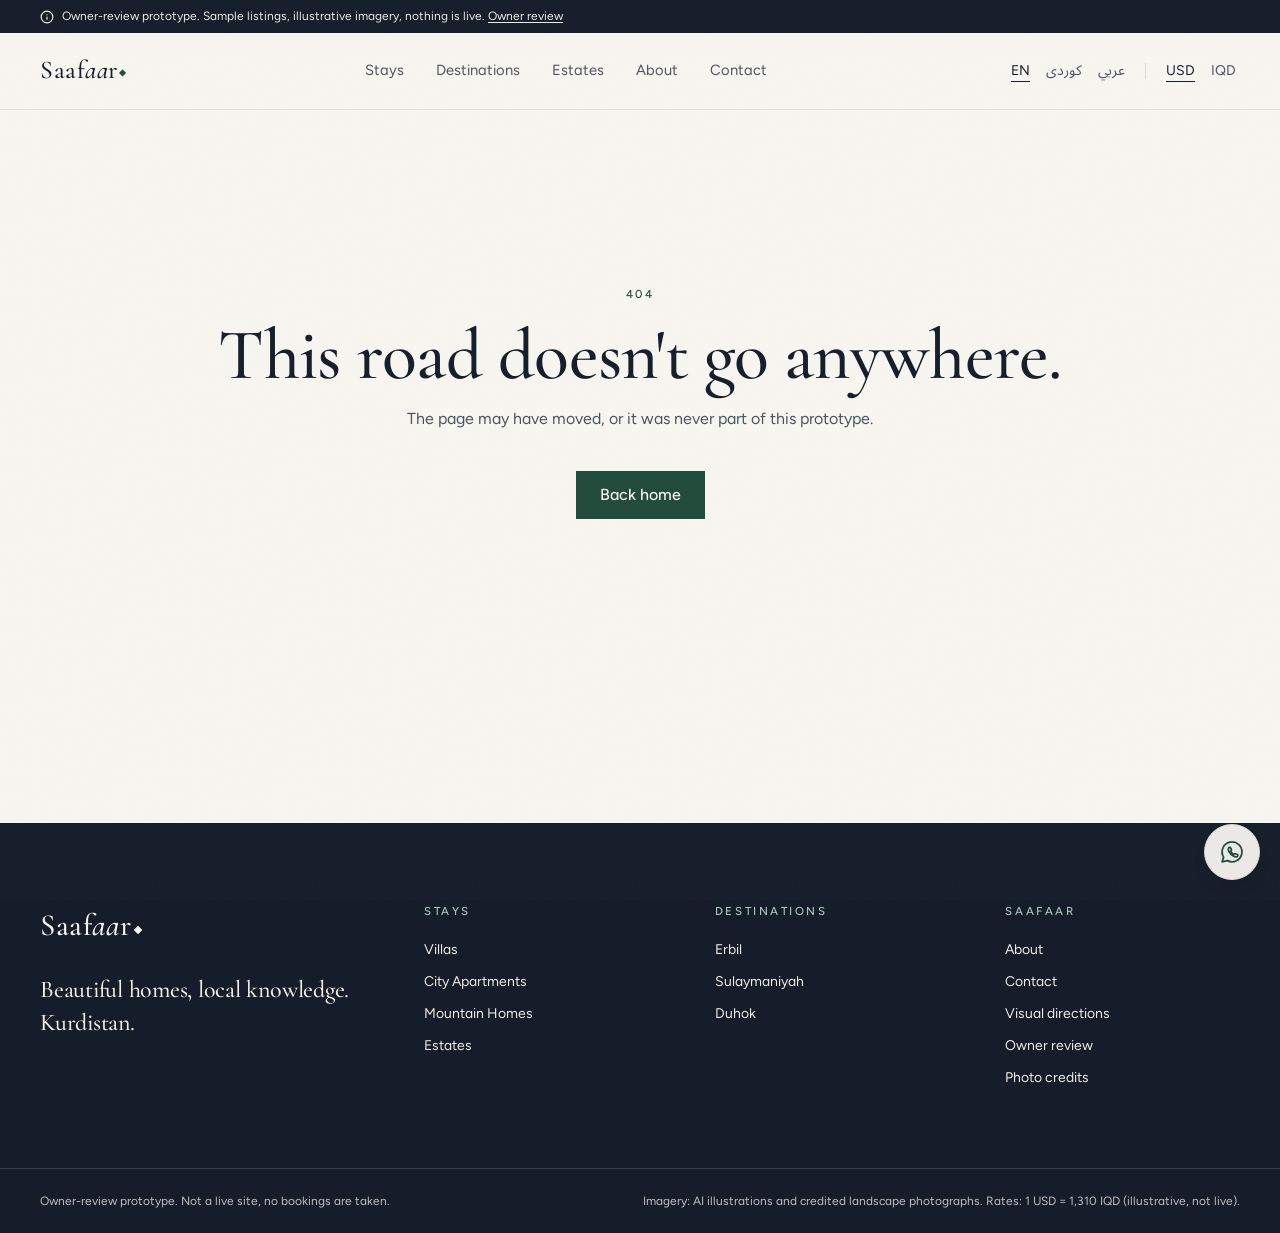
<file: index.html>
<!DOCTYPE html>
<html lang="en">
  <head>
    <meta charset="UTF-8" />
    <meta name="viewport" content="width=device-width, initial-scale=1.0" />
    <script>
      // Discover the initial hero before the React bundle, on the homepage only.
      (() => {
        const base = '/';
        if (location.pathname.replace(/\/$/, '') !== base.replace(/\/$/, '')) return;
        const image = document.createElement('link');
        image.rel = 'preload';
        image.as = 'image';
        image.href = `${base}images/hero.webp`;
        image.imageSrcset = `${base}images/hero-sm.webp 800w, ${base}images/hero.webp 1920w`;
        image.imageSizes = '100vw';
        image.fetchPriority = 'high';
        document.head.append(image);
      })();
    </script>
    <title>Saafaar — Owner Review Prototype</title>
    <meta name="description" content="Owner-review prototype of a Saafaar redesign. Sample listings, illustrative imagery. Not a live site." />
    <meta name="robots" content="noindex, nofollow, noarchive" />
    <meta property="og:title" content="Saafaar — Owner Review Prototype" />
    <meta property="og:description" content="Owner-review prototype of a Saafaar redesign. Sample listings, illustrative imagery. Not a live site." />
    <meta property="og:type" content="website" />
    <meta name="twitter:card" content="summary_large_image" />
    <meta name="twitter:title" content="Saafaar — Owner Review Prototype" />
    <meta name="twitter:description" content="Owner-review prototype of a Saafaar redesign. Sample listings, illustrative imagery. Not a live site." />
    <link rel="icon" type="image/svg+xml" href="/favicon.svg" />
    <link rel="preconnect" href="https://fonts.googleapis.com">
    <link rel="preconnect" href="https://fonts.gstatic.com" crossorigin>
    <link href="https://fonts.googleapis.com/css2?family=Cormorant+Garamond:ital,wght@0,400;0,500;0,600;1,400&family=Figtree:wght@400;500;600&family=Noto+Naskh+Arabic:wght@400;500;600&family=Noto+Sans+Arabic:wght@400;500;600&display=swap" rel="stylesheet" media="print" onload="this.media='all'">
    <script type="module" crossorigin src="/assets/index-BztVZ_7c.js"></script>
    <link rel="stylesheet" crossorigin href="/assets/index-g5qh1G07.css">
  </head>
  <body>
    <div id="root"></div>
  </body>
</html>
</file>
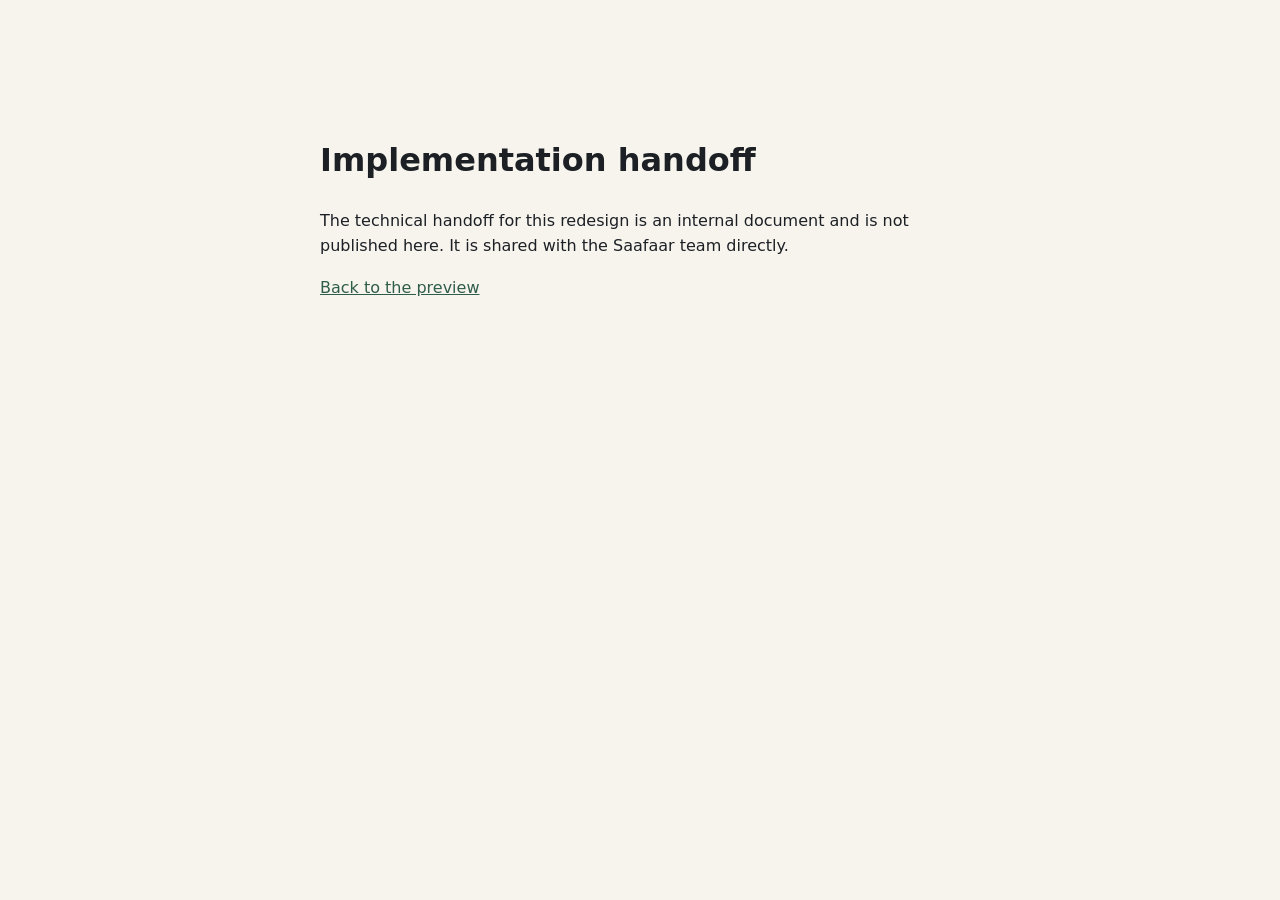
<file: review/handoff.html>
<!doctype html><html lang="en"><head><meta charset="utf-8"><meta name="viewport" content="width=device-width,initial-scale=1"><meta name="robots" content="noindex,nofollow"><title>Saafaar — Handoff</title>
<style>body{font-family:system-ui,sans-serif;background:#f7f4ee;color:#1c2025;max-width:640px;margin:15vh auto;padding:0 16px;line-height:1.6}a{color:#2f5d4a}</style></head>
<body><h1>Implementation handoff</h1><p>The technical handoff for this redesign is an internal document and is not published here. It is shared with the Saafaar team directly.</p><p><a href="/">Back to the preview</a></p></body></html>
</file>
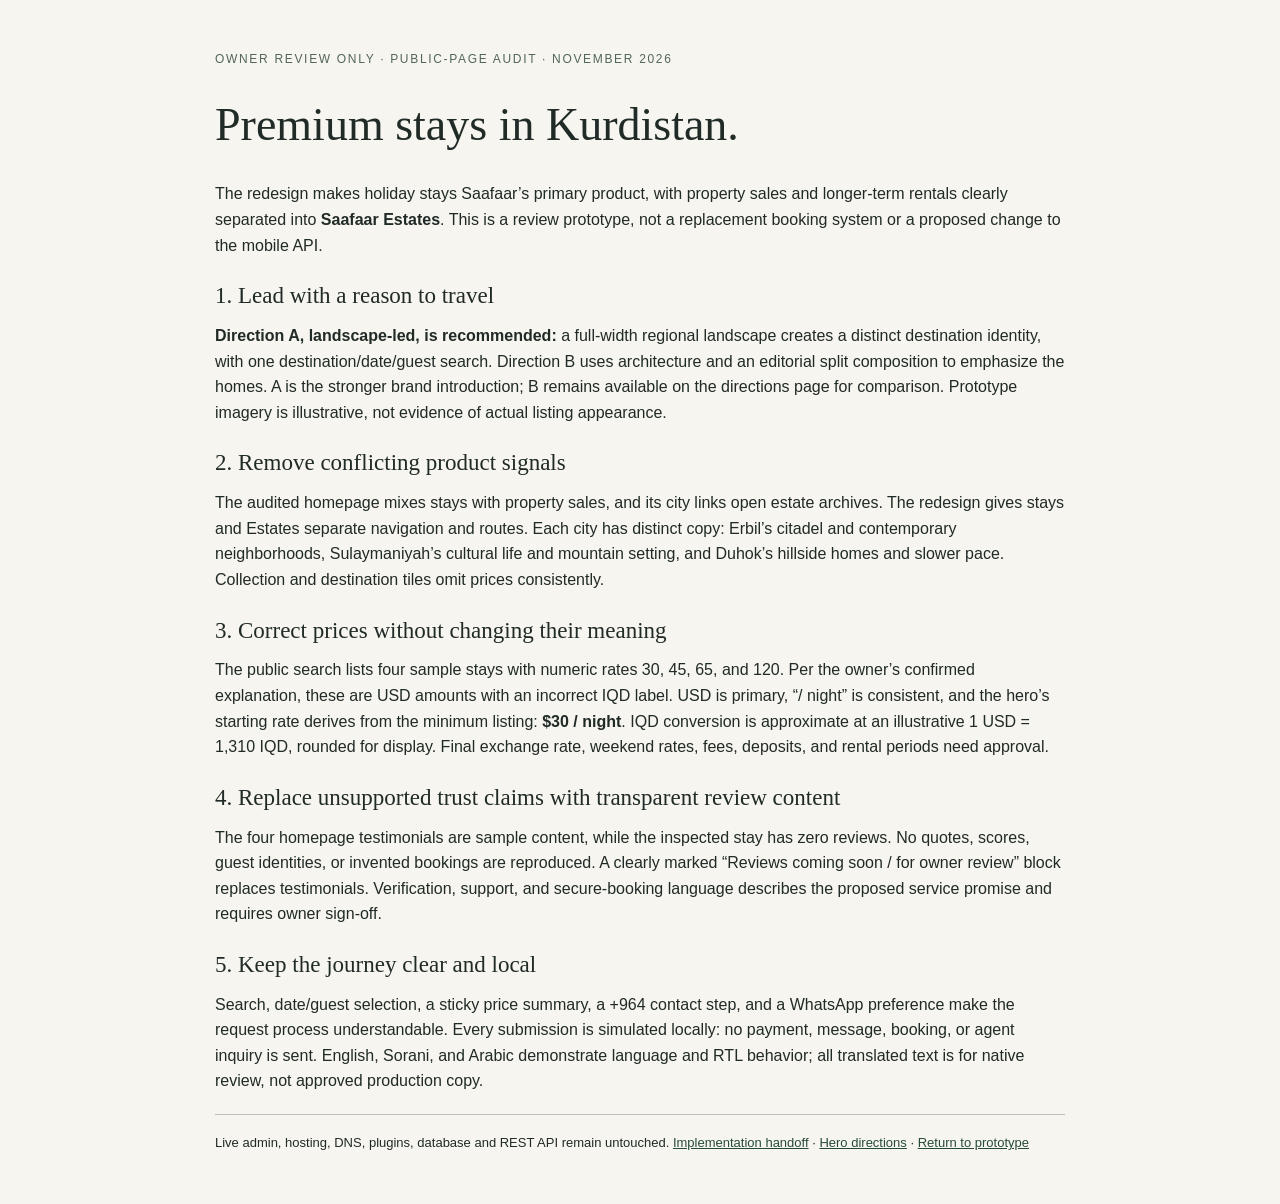
<file: review/rationale.html>
<!doctype html><html lang="en"><head><meta charset="utf-8"><meta name="viewport" content="width=device-width,initial-scale=1"><meta name="robots" content="noindex,nofollow"><title>Saafaar — Design rationale</title><style>body{margin:0;background:#f7f5ef;color:#202a26;font:16px/1.6 Arial,sans-serif}main{max-width:850px;margin:auto;padding:50px 28px}h1,h2{font-family:Georgia,serif;font-weight:400}h1{font-size:46px;line-height:1.1}h2{font-size:23px;margin-bottom:5px}.eyebrow{font-size:12px;letter-spacing:.14em;text-transform:uppercase;color:#526658}p{margin:8px 0 20px}a{color:#264b37}footer{border-top:1px solid #b9bfb6;padding-top:18px;font-size:13px}@media print{main{padding:0}h1{font-size:34px}body{font-size:11px}p{margin-bottom:10px}}</style></head><body><main>
<div class="eyebrow">Owner review only · Public-page audit · November 2026</div>
<h1>Premium stays in Kurdistan.</h1>
<p>The redesign makes holiday stays Saafaar’s primary product, with property sales and longer-term rentals clearly separated into <strong>Saafaar Estates</strong>. This is a review prototype, not a replacement booking system or a proposed change to the mobile API.</p>
<h2>1. Lead with a reason to travel</h2>
<p><strong>Direction A, landscape-led, is recommended:</strong> a full-width regional landscape creates a distinct destination identity, with one destination/date/guest search. Direction B uses architecture and an editorial split composition to emphasize the homes. A is the stronger brand introduction; B remains available on the directions page for comparison. Prototype imagery is illustrative, not evidence of actual listing appearance.</p>
<h2>2. Remove conflicting product signals</h2>
<p>The audited homepage mixes stays with property sales, and its city links open estate archives. The redesign gives stays and Estates separate navigation and routes. Each city has distinct copy: Erbil’s citadel and contemporary neighborhoods, Sulaymaniyah’s cultural life and mountain setting, and Duhok’s hillside homes and slower pace. Collection and destination tiles omit prices consistently.</p>
<h2>3. Correct prices without changing their meaning</h2>
<p>The public search lists four sample stays with numeric rates 30, 45, 65, and 120. Per the owner’s confirmed explanation, these are USD amounts with an incorrect IQD label. USD is primary, “/ night” is consistent, and the hero’s starting rate derives from the minimum listing: <strong>$30 / night</strong>. IQD conversion is approximate at an illustrative 1 USD = 1,310 IQD, rounded for display. Final exchange rate, weekend rates, fees, deposits, and rental periods need approval.</p>
<h2>4. Replace unsupported trust claims with transparent review content</h2>
<p>The four homepage testimonials are sample content, while the inspected stay has zero reviews. No quotes, scores, guest identities, or invented bookings are reproduced. A clearly marked “Reviews coming soon / for owner review” block replaces testimonials. Verification, support, and secure-booking language describes the proposed service promise and requires owner sign-off.</p>
<h2>5. Keep the journey clear and local</h2>
<p>Search, date/guest selection, a sticky price summary, a +964 contact step, and a WhatsApp preference make the request process understandable. Every submission is simulated locally: no payment, message, booking, or agent inquiry is sent. English, Sorani, and Arabic demonstrate language and RTL behavior; all translated text is for native review, not approved production copy.</p>
<footer>Live admin, hosting, DNS, plugins, database and REST API remain untouched. <a href="/review/handoff.html">Implementation handoff</a> · <a href="/directions">Hero directions</a> · <a href="/">Return to prototype</a></footer>
</main></body></html>
</file>
<file: assets/index-g5qh1G07.css>
@layer properties{@supports (((-webkit-hyphens:none)) and (not (margin-trim:inline))) or ((-moz-orient:inline) and (not (color:rgb(from red r g b)))){*,:before,:after,::backdrop{--tw-translate-x:0;--tw-translate-y:0;--tw-translate-z:0;--tw-scale-x:1;--tw-scale-y:1;--tw-scale-z:1;--tw-rotate-x:initial;--tw-rotate-y:initial;--tw-rotate-z:initial;--tw-skew-x:initial;--tw-skew-y:initial;--tw-space-y-reverse:0;--tw-space-x-reverse:0;--tw-divide-y-reverse:0;--tw-border-style:solid;--tw-gradient-position:initial;--tw-gradient-from:#0000;--tw-gradient-via:#0000;--tw-gradient-to:#0000;--tw-gradient-stops:initial;--tw-gradient-via-stops:initial;--tw-gradient-from-position:0%;--tw-gradient-via-position:50%;--tw-gradient-to-position:100%;--tw-leading:initial;--tw-font-weight:initial;--tw-tracking:initial;--tw-ordinal:initial;--tw-slashed-zero:initial;--tw-numeric-figure:initial;--tw-numeric-spacing:initial;--tw-numeric-fraction:initial;--tw-shadow:0 0 #0000;--tw-shadow-color:initial;--tw-shadow-alpha:100%;--tw-inset-shadow:0 0 #0000;--tw-inset-shadow-color:initial;--tw-inset-shadow-alpha:100%;--tw-ring-color:initial;--tw-ring-shadow:0 0 #0000;--tw-inset-ring-color:initial;--tw-inset-ring-shadow:0 0 #0000;--tw-ring-inset:initial;--tw-ring-offset-width:0px;--tw-ring-offset-color:#fff;--tw-ring-offset-shadow:0 0 #0000;--tw-outline-style:solid;--tw-blur:initial;--tw-brightness:initial;--tw-contrast:initial;--tw-grayscale:initial;--tw-hue-rotate:initial;--tw-invert:initial;--tw-opacity:initial;--tw-saturate:initial;--tw-sepia:initial;--tw-drop-shadow:initial;--tw-drop-shadow-color:initial;--tw-drop-shadow-alpha:100%;--tw-drop-shadow-size:initial;--tw-backdrop-blur:initial;--tw-backdrop-brightness:initial;--tw-backdrop-contrast:initial;--tw-backdrop-grayscale:initial;--tw-backdrop-hue-rotate:initial;--tw-backdrop-invert:initial;--tw-backdrop-opacity:initial;--tw-backdrop-saturate:initial;--tw-backdrop-sepia:initial;--tw-duration:initial;--tw-ease:initial;--tw-content:"";--tw-divide-x-reverse:0;--tw-animation-delay:0s;--tw-animation-direction:normal;--tw-animation-duration:initial;--tw-animation-fill-mode:none;--tw-animation-iteration-count:1;--tw-enter-blur:0;--tw-enter-opacity:1;--tw-enter-rotate:0;--tw-enter-scale:1;--tw-enter-translate-x:0;--tw-enter-translate-y:0;--tw-exit-blur:0;--tw-exit-opacity:1;--tw-exit-rotate:0;--tw-exit-scale:1;--tw-exit-translate-x:0;--tw-exit-translate-y:0}}}@layer theme{:root,:host{--color-red-50:oklch(97.1% .013 17.38);--color-red-300:oklch(80.8% .114 19.571);--color-red-400:oklch(70.4% .191 22.216);--color-red-600:oklch(57.7% .245 27.325);--color-gray-50:oklch(98.5% .002 247.839);--color-gray-100:oklch(96.7% .003 264.542);--color-gray-600:oklch(44.6% .03 256.802);--color-gray-700:oklch(37.3% .034 259.733);--color-gray-800:oklch(27.8% .033 256.848);--color-gray-900:oklch(21% .034 264.665);--color-black:#000;--color-white:#fff;--spacing:.25rem;--container-xs:20rem;--container-sm:24rem;--container-md:28rem;--container-lg:32rem;--container-xl:36rem;--container-2xl:42rem;--container-3xl:48rem;--container-4xl:56rem;--container-5xl:64rem;--text-xs:.75rem;--text-xs--line-height:calc(1 / .75);--text-sm:.875rem;--text-sm--line-height:calc(1.25 / .875);--text-base:1rem;--text-base--line-height: 1.5 ;--text-lg:1.125rem;--text-lg--line-height:calc(1.75 / 1.125);--text-xl:1.25rem;--text-xl--line-height:calc(1.75 / 1.25);--text-2xl:1.5rem;--text-2xl--line-height:calc(2 / 1.5);--text-3xl:1.875rem;--text-3xl--line-height: 1.2 ;--text-4xl:2.25rem;--text-4xl--line-height:calc(2.5 / 2.25);--text-5xl:3rem;--text-5xl--line-height:1;--text-6xl:3.75rem;--text-6xl--line-height:1;--text-7xl:4.5rem;--text-7xl--line-height:1;--font-weight-normal:400;--font-weight-medium:500;--font-weight-semibold:600;--tracking-tight:-.025em;--tracking-wider:.05em;--tracking-widest:.1em;--leading-tight:1.25;--leading-snug:1.375;--leading-normal:1.5;--leading-relaxed:1.625;--ease-out:cubic-bezier(0, 0, .2, 1);--ease-in-out:cubic-bezier(.4, 0, .2, 1);--animate-spin:spin 1s linear infinite;--animate-pulse:pulse 2s cubic-bezier(.4, 0, .6, 1) infinite;--blur-sm:8px;--blur-md:12px;--aspect-video:16 / 9;--default-transition-duration:.15s;--default-transition-timing-function:cubic-bezier(.4, 0, .2, 1);--default-font-family:var(--app-font-sans);--default-mono-font-family:var(--app-font-mono);--color-border:hsl(var(--border))}}@layer base{*,:after,:before,::backdrop{box-sizing:border-box;border:0 solid;margin:0;padding:0}::file-selector-button{box-sizing:border-box;border:0 solid;margin:0;padding:0}html,:host{-webkit-text-size-adjust:100%;tab-size:4;line-height:1.5;font-family:var(--default-font-family,-apple-system, BlinkMacSystemFont, "Segoe UI", Roboto, "Helvetica Neue", "Noto Sans", Arial, sans-serif, "Apple Color Emoji", "Segoe UI Emoji", "Segoe UI Symbol", "Noto Color Emoji");font-feature-settings:var(--default-font-feature-settings,normal);font-variation-settings:var(--default-font-variation-settings,normal);-webkit-tap-highlight-color:transparent}hr{height:0;color:inherit;border-top-width:1px}abbr:where([title]){-webkit-text-decoration:underline dotted;text-decoration:underline dotted}h1,h2,h3,h4,h5,h6{font-size:inherit;font-weight:inherit}a{color:inherit;-webkit-text-decoration:inherit;text-decoration:inherit}b,strong{font-weight:bolder}code,kbd,samp,pre{font-family:var(--default-mono-font-family,ui-monospace, SFMono-Regular, Menlo, Monaco, Consolas, "Liberation Mono", "Courier New", monospace);font-feature-settings:var(--default-mono-font-feature-settings,normal);font-variation-settings:var(--default-mono-font-variation-settings,normal);font-size:1em}small{font-size:80%}sub,sup{vertical-align:baseline;font-size:75%;line-height:0;position:relative}sub{bottom:-.25em}sup{top:-.5em}table{text-indent:0;border-color:inherit;border-collapse:collapse}:-moz-focusring:where(:not(iframe)){outline:auto}progress{vertical-align:baseline}summary{display:list-item}ol,ul,menu{list-style:none}img,svg,video,canvas,audio,iframe,embed,object{vertical-align:middle;display:block}img,video{max-width:100%;height:auto}button,input,select,optgroup,textarea{font:inherit;font-feature-settings:inherit;font-variation-settings:inherit;letter-spacing:inherit;color:inherit;opacity:1;background-color:#0000;border-radius:0}::file-selector-button{font:inherit;font-feature-settings:inherit;font-variation-settings:inherit;letter-spacing:inherit;color:inherit;opacity:1;background-color:#0000;border-radius:0}:where(select:is([multiple],[size])) optgroup{font-weight:bolder}:where(select:is([multiple],[size])) optgroup option{padding-inline-start:20px}::file-selector-button{margin-inline-end:4px}::placeholder{opacity:1}@supports (not ((-webkit-appearance:-apple-pay-button))) or (contain-intrinsic-size:1px){::placeholder{color:currentColor}@supports (color:color-mix(in lab,red,red)){::placeholder{color:color-mix(in oklab,currentcolor 50%,transparent)}}}textarea{resize:vertical}::-webkit-search-decoration{-webkit-appearance:none}::-webkit-date-and-time-value{min-height:1lh;text-align:inherit}::-webkit-datetime-edit{display:inline-flex}::-webkit-datetime-edit-fields-wrapper{padding:0}::-webkit-datetime-edit{padding-block:0}::-webkit-datetime-edit-year-field{padding-block:0}::-webkit-datetime-edit-month-field{padding-block:0}::-webkit-datetime-edit-day-field{padding-block:0}::-webkit-datetime-edit-hour-field{padding-block:0}::-webkit-datetime-edit-minute-field{padding-block:0}::-webkit-datetime-edit-second-field{padding-block:0}::-webkit-datetime-edit-millisecond-field{padding-block:0}::-webkit-datetime-edit-meridiem-field{padding-block:0}::-webkit-calendar-picker-indicator{line-height:1}:-moz-ui-invalid{box-shadow:none}button,input:where([type=button],[type=reset],[type=submit]){appearance:button}::file-selector-button{appearance:button}::-webkit-inner-spin-button{height:auto}::-webkit-outer-spin-button{height:auto}[hidden]:where(:not([hidden=until-found])){display:none!important}*{border-color:hsl(var(--border))}body{background-color:hsl(var(--background));font-family:var(--app-font-sans);color:hsl(var(--foreground));-webkit-font-smoothing:antialiased;-moz-osx-font-smoothing:grayscale;font-feature-settings:"ss01"}h1,h2,h3,.font-display{font-family:var(--app-font-serif);letter-spacing:-.01em;font-weight:500}[dir=rtl] h1,[dir=rtl] h2,[dir=rtl] h3,[dir=rtl] .font-display{letter-spacing:0;line-height:1.45}:focus-visible{outline:2px solid hsl(var(--ring));outline-offset:3px}.on-dark :focus-visible{outline-color:#f8f6f1}::selection{background:#214a3b2e}}@layer components;@layer utilities{.\@container\/field-group{container:field-group/inline-size}.pointer-events-auto{pointer-events:auto}.pointer-events-none{pointer-events:none}.invisible{visibility:hidden}.visible{visibility:visible}.sr-only{clip-path:inset(50%);white-space:nowrap;border-width:0;width:1px;height:1px;margin:-1px;padding:0;position:absolute;overflow:hidden}.absolute{position:absolute}.fixed{position:fixed}.relative{position:relative}.static{position:static}.sticky{position:sticky}.inset-0{inset:0}.inset-x-0{inset-inline:0}.inset-x-6{inset-inline:calc(var(--spacing) * 6)}.inset-y-0{inset-block:0}.start-3{inset-inline-start:calc(var(--spacing) * 3)}.start-6{inset-inline-start:calc(var(--spacing) * 6)}.end-3{inset-inline-end:calc(var(--spacing) * 3)}.end-4{inset-inline-end:calc(var(--spacing) * 4)}.end-5{inset-inline-end:calc(var(--spacing) * 5)}.-top-12{top:calc(var(--spacing) * -12)}.top-0{top:0}.top-1\.5{top:calc(var(--spacing) * 1.5)}.top-1\/2{top:50%}.top-2{top:calc(var(--spacing) * 2)}.top-3{top:calc(var(--spacing) * 3)}.top-3\.5{top:calc(var(--spacing) * 3.5)}.top-4{top:calc(var(--spacing) * 4)}.top-5{top:calc(var(--spacing) * 5)}.top-24{top:calc(var(--spacing) * 24)}.top-\[1px\]{top:1px}.top-\[50\%\]{top:50%}.top-\[60\%\]{top:60%}.top-\[76px\]{top:76px}.top-full{top:100%}.-right-12{right:calc(var(--spacing) * -12)}.right-0{right:0}.right-1{right:var(--spacing)}.right-2{right:calc(var(--spacing) * 2)}.right-3{right:calc(var(--spacing) * 3)}.right-4{right:calc(var(--spacing) * 4)}.-bottom-12{bottom:calc(var(--spacing) * -12)}.bottom-0{bottom:0}.bottom-3{bottom:calc(var(--spacing) * 3)}.bottom-4{bottom:calc(var(--spacing) * 4)}.bottom-5{bottom:calc(var(--spacing) * 5)}.bottom-6{bottom:calc(var(--spacing) * 6)}.-left-12{left:calc(var(--spacing) * -12)}.left-0{left:0}.left-1\/2{left:50%}.left-2{left:calc(var(--spacing) * 2)}.left-\[50\%\]{left:50%}.z-10{z-index:10}.z-20{z-index:20}.z-30{z-index:30}.z-40{z-index:40}.z-50{z-index:50}.z-\[1\]{z-index:1}.z-\[100\]{z-index:100}.order-first{order:-9999}.order-last{order:9999}.col-span-2{grid-column:span 2/span 2}.\!m-0{margin:0!important}.m-2{margin:calc(var(--spacing) * 2)}.-mx-1{margin-inline:calc(var(--spacing) * -1)}.-mx-5{margin-inline:calc(var(--spacing) * -5)}.mx-2{margin-inline:calc(var(--spacing) * 2)}.mx-3\.5{margin-inline:calc(var(--spacing) * 3.5)}.mx-auto{margin-inline:auto}.-my-2{margin-block:calc(var(--spacing) * -2)}.my-0{margin-block:0}.my-0\.5{margin-block:calc(var(--spacing) * .5)}.my-1{margin-block:var(--spacing)}.my-16{margin-block:calc(var(--spacing) * 16)}.ms-2{margin-inline-start:calc(var(--spacing) * 2)}.ms-auto{margin-inline-start:auto}.-mt-4{margin-top:calc(var(--spacing) * -4)}.mt-0\.5{margin-top:calc(var(--spacing) * .5)}.mt-1{margin-top:var(--spacing)}.mt-1\.5{margin-top:calc(var(--spacing) * 1.5)}.mt-2{margin-top:calc(var(--spacing) * 2)}.mt-3{margin-top:calc(var(--spacing) * 3)}.mt-4{margin-top:calc(var(--spacing) * 4)}.mt-5{margin-top:calc(var(--spacing) * 5)}.mt-6{margin-top:calc(var(--spacing) * 6)}.mt-7{margin-top:calc(var(--spacing) * 7)}.mt-8{margin-top:calc(var(--spacing) * 8)}.mt-10{margin-top:calc(var(--spacing) * 10)}.mt-12{margin-top:calc(var(--spacing) * 12)}.mt-14{margin-top:calc(var(--spacing) * 14)}.mt-16{margin-top:calc(var(--spacing) * 16)}.mt-20{margin-top:calc(var(--spacing) * 20)}.mt-24{margin-top:calc(var(--spacing) * 24)}.mt-28{margin-top:calc(var(--spacing) * 28)}.mt-32{margin-top:calc(var(--spacing) * 32)}.mt-\[2px\]{margin-top:2px}.mt-auto{margin-top:auto}.mr-2{margin-right:calc(var(--spacing) * 2)}.-mb-\[76px\]{margin-bottom:-76px}.mb-1{margin-bottom:var(--spacing)}.mb-2{margin-bottom:calc(var(--spacing) * 2)}.mb-3{margin-bottom:calc(var(--spacing) * 3)}.-ml-4{margin-left:calc(var(--spacing) * -4)}.ml-1{margin-left:var(--spacing)}.ml-4{margin-left:calc(var(--spacing) * 4)}.ml-auto{margin-left:auto}.line-clamp-2{-webkit-line-clamp:2;-webkit-box-orient:vertical;display:-webkit-box;overflow:hidden}.block{display:block}.flex{display:flex}.grid{display:grid}.hidden{display:none}.inline-block{display:inline-block}.inline-flex{display:inline-flex}.table{display:table}.aspect-\[3\/2\]{aspect-ratio:3/2}.aspect-\[3\/4\]{aspect-ratio:3/4}.aspect-\[4\/3\]{aspect-ratio:4/3}.aspect-\[4\/5\]{aspect-ratio:4/5}.aspect-\[10\/9\]{aspect-ratio:10/9}.aspect-\[16\/10\]{aspect-ratio:16/10}.aspect-\[16\/11\]{aspect-ratio:16/11}.aspect-square{aspect-ratio:1}.aspect-video{aspect-ratio:var(--aspect-video)}.size-4{width:calc(var(--spacing) * 4);height:calc(var(--spacing) * 4)}.size-6{width:calc(var(--spacing) * 6);height:calc(var(--spacing) * 6)}.size-8{width:calc(var(--spacing) * 8);height:calc(var(--spacing) * 8)}.size-10{width:calc(var(--spacing) * 10);height:calc(var(--spacing) * 10)}.size-\[--cell-size\]{width:--cell-size;height:--cell-size}.h-1\.5{height:calc(var(--spacing) * 1.5)}.h-2{height:calc(var(--spacing) * 2)}.h-2\.5{height:calc(var(--spacing) * 2.5)}.h-3{height:calc(var(--spacing) * 3)}.h-3\.5{height:calc(var(--spacing) * 3.5)}.h-4{height:calc(var(--spacing) * 4)}.h-5{height:calc(var(--spacing) * 5)}.h-6{height:calc(var(--spacing) * 6)}.h-7{height:calc(var(--spacing) * 7)}.h-8{height:calc(var(--spacing) * 8)}.h-9{height:calc(var(--spacing) * 9)}.h-10{height:calc(var(--spacing) * 10)}.h-11{height:calc(var(--spacing) * 11)}.h-12{height:calc(var(--spacing) * 12)}.h-14{height:calc(var(--spacing) * 14)}.h-\[--cell-size\]{height:--cell-size}.h-\[0\.32em\]{height:.32em}.h-\[1px\]{height:1px}.h-\[3px\]{height:3px}.h-\[60vh\]{height:60vh}.h-\[62vh\]{height:62vh}.h-\[70vh\]{height:70vh}.h-\[76px\]{height:76px}.h-\[78vh\]{height:78vh}.h-\[var\(--radix-navigation-menu-viewport-height\)\]{height:var(--radix-navigation-menu-viewport-height)}.h-\[var\(--radix-select-trigger-height\)\]{height:var(--radix-select-trigger-height)}.h-auto{height:auto}.h-full{height:100%}.h-px{height:1px}.h-svh{height:100svh}.max-h-\[--radix-context-menu-content-available-height\]{max-height:--radix-context-menu-content-available-height}.max-h-\[--radix-select-content-available-height\]{max-height:--radix-select-content-available-height}.max-h-\[85vh\]{max-height:85vh}.max-h-\[300px\]{max-height:300px}.max-h-\[var\(--radix-dropdown-menu-content-available-height\)\]{max-height:var(--radix-dropdown-menu-content-available-height)}.max-h-screen{max-height:100vh}.min-h-0{min-height:0}.min-h-6{min-height:calc(var(--spacing) * 6)}.min-h-8{min-height:calc(var(--spacing) * 8)}.min-h-9{min-height:calc(var(--spacing) * 9)}.min-h-10{min-height:calc(var(--spacing) * 10)}.min-h-\[60px\]{min-height:60px}.min-h-\[100dvh\]{min-height:100dvh}.min-h-\[360px\]{min-height:360px}.min-h-\[380px\]{min-height:380px}.min-h-\[420px\]{min-height:420px}.min-h-\[480px\]{min-height:480px}.min-h-screen{min-height:100vh}.min-h-svh{min-height:100svh}.w-0{width:0}.w-1{width:var(--spacing)}.w-2{width:calc(var(--spacing) * 2)}.w-2\.5{width:calc(var(--spacing) * 2.5)}.w-3{width:calc(var(--spacing) * 3)}.w-3\.5{width:calc(var(--spacing) * 3.5)}.w-3\/4{width:75%}.w-4{width:calc(var(--spacing) * 4)}.w-5{width:calc(var(--spacing) * 5)}.w-6{width:calc(var(--spacing) * 6)}.w-7{width:calc(var(--spacing) * 7)}.w-8{width:calc(var(--spacing) * 8)}.w-9{width:calc(var(--spacing) * 9)}.w-10{width:calc(var(--spacing) * 10)}.w-11{width:calc(var(--spacing) * 11)}.w-14{width:calc(var(--spacing) * 14)}.w-28{width:calc(var(--spacing) * 28)}.w-44{width:calc(var(--spacing) * 44)}.w-64{width:calc(var(--spacing) * 64)}.w-72{width:calc(var(--spacing) * 72)}.w-\[--cell-size\]{width:--cell-size}.w-\[0\.32em\]{width:.32em}.w-\[1px\]{width:1px}.w-\[88vw\]{width:88vw}.w-\[92vw\]{width:92vw}.w-\[100px\]{width:100px}.w-\[var\(--sidebar-width\)\]{width:var(--sidebar-width)}.w-auto{width:auto}.w-fit{width:fit-content}.w-full{width:100%}.w-max{width:max-content}.w-px{width:1px}.max-w-2xl{max-width:var(--container-2xl)}.max-w-3xl{max-width:var(--container-3xl)}.max-w-4xl{max-width:var(--container-4xl)}.max-w-5xl{max-width:var(--container-5xl)}.max-w-\[85\%\]{max-width:85%}.max-w-\[1440px\]{max-width:1440px}.max-w-\[min\(1200px\,94vw\)\]{max-width:min(1200px,94vw)}.max-w-\[var\(--skeleton-width\)\]{max-width:var(--skeleton-width)}.max-w-lg{max-width:var(--container-lg)}.max-w-max{max-width:max-content}.max-w-md{max-width:var(--container-md)}.max-w-sm{max-width:var(--container-sm)}.max-w-xl{max-width:var(--container-xl)}.max-w-xs{max-width:var(--container-xs)}.min-w-0{min-width:0}.min-w-5{min-width:calc(var(--spacing) * 5)}.min-w-8{min-width:calc(var(--spacing) * 8)}.min-w-9{min-width:calc(var(--spacing) * 9)}.min-w-10{min-width:calc(var(--spacing) * 10)}.min-w-\[--cell-size\]{min-width:--cell-size}.min-w-\[8rem\]{min-width:8rem}.min-w-\[12rem\]{min-width:12rem}.min-w-\[150px\]{min-width:150px}.min-w-\[var\(--radix-select-trigger-width\)\]{min-width:var(--radix-select-trigger-width)}.flex-1{flex:1}.shrink-0{flex-shrink:0}.grow{flex-grow:1}.grow-0{flex-grow:0}.basis-full{flex-basis:100%}.caption-bottom{caption-side:bottom}.border-collapse{border-collapse:collapse}.origin-\[--radix-context-menu-content-transform-origin\]{transform-origin:--radix-context-menu-content-transform-origin}.origin-\[--radix-dropdown-menu-content-transform-origin\]{transform-origin:--radix-dropdown-menu-content-transform-origin}.origin-\[--radix-hover-card-content-transform-origin\]{transform-origin:--radix-hover-card-content-transform-origin}.origin-\[--radix-menubar-content-transform-origin\]{transform-origin:--radix-menubar-content-transform-origin}.origin-\[--radix-popover-content-transform-origin\]{transform-origin:--radix-popover-content-transform-origin}.origin-\[--radix-select-content-transform-origin\]{transform-origin:--radix-select-content-transform-origin}.origin-\[--radix-tooltip-content-transform-origin\]{transform-origin:--radix-tooltip-content-transform-origin}.-translate-x-1\/2{--tw-translate-x: -50% ;translate:var(--tw-translate-x) var(--tw-translate-y)}.-translate-x-px{--tw-translate-x:-1px;translate:var(--tw-translate-x) var(--tw-translate-y)}.translate-x-\[-50\%\]{--tw-translate-x:-50%;translate:var(--tw-translate-x) var(--tw-translate-y)}.translate-x-px{--tw-translate-x:1px;translate:var(--tw-translate-x) var(--tw-translate-y)}.-translate-y-1\.5{--tw-translate-y:calc(var(--spacing) * -1.5);translate:var(--tw-translate-x) var(--tw-translate-y)}.-translate-y-1\/2{--tw-translate-y: -50% ;translate:var(--tw-translate-x) var(--tw-translate-y)}.translate-y-\[-0\.1em\]{--tw-translate-y:-.1em;translate:var(--tw-translate-x) var(--tw-translate-y)}.translate-y-\[-50\%\]{--tw-translate-y:-50%;translate:var(--tw-translate-x) var(--tw-translate-y)}.scale-125{--tw-scale-x:125%;--tw-scale-y:125%;--tw-scale-z:125%;scale:var(--tw-scale-x) var(--tw-scale-y)}.rotate-45{rotate:45deg}.rotate-90{rotate:90deg}.transform{transform:var(--tw-rotate-x,) var(--tw-rotate-y,) var(--tw-rotate-z,) var(--tw-skew-x,) var(--tw-skew-y,)}.animate-caret-blink{animation:1.25s ease-out infinite caret-blink}.animate-in{animation:enter var(--tw-animation-duration,var(--tw-duration,.15s))var(--tw-ease,ease)var(--tw-animation-delay,0s)var(--tw-animation-iteration-count,1)var(--tw-animation-direction,normal)var(--tw-animation-fill-mode,none)}.animate-pulse{animation:var(--animate-pulse)}.animate-spin{animation:var(--animate-spin)}.cursor-default{cursor:default}.cursor-pointer{cursor:pointer}.cursor-text{cursor:text}.touch-none{touch-action:none}.resize-none{resize:none}.list-disc{list-style-type:disc}.list-none{list-style-type:none}.grid-cols-1{grid-template-columns:repeat(1,minmax(0,1fr))}.grid-cols-2{grid-template-columns:repeat(2,minmax(0,1fr))}.flex-col{flex-direction:column}.flex-col-reverse{flex-direction:column-reverse}.flex-row{flex-direction:row}.flex-wrap{flex-wrap:wrap}.place-content-center{place-content:center}.place-items-center{place-items:center}.items-baseline{align-items:baseline}.items-center{align-items:center}.items-end{align-items:flex-end}.items-start{align-items:flex-start}.items-stretch{align-items:stretch}.justify-between{justify-content:space-between}.justify-center{justify-content:center}.justify-end{justify-content:flex-end}.justify-start{justify-content:flex-start}.gap-1{gap:var(--spacing)}.gap-1\.5{gap:calc(var(--spacing) * 1.5)}.gap-2{gap:calc(var(--spacing) * 2)}.gap-2\.5{gap:calc(var(--spacing) * 2.5)}.gap-3{gap:calc(var(--spacing) * 3)}.gap-4{gap:calc(var(--spacing) * 4)}.gap-5{gap:calc(var(--spacing) * 5)}.gap-6{gap:calc(var(--spacing) * 6)}.gap-7{gap:calc(var(--spacing) * 7)}.gap-8{gap:calc(var(--spacing) * 8)}.gap-10{gap:calc(var(--spacing) * 10)}.gap-12{gap:calc(var(--spacing) * 12)}.gap-14{gap:calc(var(--spacing) * 14)}.gap-\[0\.18em\]{gap:.18em}:where(.space-y-1\.5>:not(:last-child)){--tw-space-y-reverse:0;margin-block-start:calc(calc(var(--spacing) * 1.5) * var(--tw-space-y-reverse));margin-block-end:calc(calc(var(--spacing) * 1.5) * calc(1 - var(--tw-space-y-reverse)))}:where(.space-y-2>:not(:last-child)){--tw-space-y-reverse:0;margin-block-start:calc(calc(var(--spacing) * 2) * var(--tw-space-y-reverse));margin-block-end:calc(calc(var(--spacing) * 2) * calc(1 - var(--tw-space-y-reverse)))}:where(.space-y-3>:not(:last-child)){--tw-space-y-reverse:0;margin-block-start:calc(calc(var(--spacing) * 3) * var(--tw-space-y-reverse));margin-block-end:calc(calc(var(--spacing) * 3) * calc(1 - var(--tw-space-y-reverse)))}:where(.space-y-4>:not(:last-child)){--tw-space-y-reverse:0;margin-block-start:calc(calc(var(--spacing) * 4) * var(--tw-space-y-reverse));margin-block-end:calc(calc(var(--spacing) * 4) * calc(1 - var(--tw-space-y-reverse)))}:where(.space-y-5>:not(:last-child)){--tw-space-y-reverse:0;margin-block-start:calc(calc(var(--spacing) * 5) * var(--tw-space-y-reverse));margin-block-end:calc(calc(var(--spacing) * 5) * calc(1 - var(--tw-space-y-reverse)))}:where(.space-y-6>:not(:last-child)){--tw-space-y-reverse:0;margin-block-start:calc(calc(var(--spacing) * 6) * var(--tw-space-y-reverse));margin-block-end:calc(calc(var(--spacing) * 6) * calc(1 - var(--tw-space-y-reverse)))}:where(.space-y-9>:not(:last-child)){--tw-space-y-reverse:0;margin-block-start:calc(calc(var(--spacing) * 9) * var(--tw-space-y-reverse));margin-block-end:calc(calc(var(--spacing) * 9) * calc(1 - var(--tw-space-y-reverse)))}:where(.space-y-10>:not(:last-child)){--tw-space-y-reverse:0;margin-block-start:calc(calc(var(--spacing) * 10) * var(--tw-space-y-reverse));margin-block-end:calc(calc(var(--spacing) * 10) * calc(1 - var(--tw-space-y-reverse)))}:where(.space-y-20>:not(:last-child)){--tw-space-y-reverse:0;margin-block-start:calc(calc(var(--spacing) * 20) * var(--tw-space-y-reverse));margin-block-end:calc(calc(var(--spacing) * 20) * calc(1 - var(--tw-space-y-reverse)))}.gap-x-6{column-gap:calc(var(--spacing) * 6)}:where(.space-x-1>:not(:last-child)){--tw-space-x-reverse:0;margin-inline-start:calc(var(--spacing) * var(--tw-space-x-reverse));margin-inline-end:calc(var(--spacing) * calc(1 - var(--tw-space-x-reverse)))}:where(.space-x-4>:not(:last-child)){--tw-space-x-reverse:0;margin-inline-start:calc(calc(var(--spacing) * 4) * var(--tw-space-x-reverse));margin-inline-end:calc(calc(var(--spacing) * 4) * calc(1 - var(--tw-space-x-reverse)))}.gap-y-5{row-gap:calc(var(--spacing) * 5)}.gap-y-14{row-gap:calc(var(--spacing) * 14)}:where(.divide-y>:not(:last-child)){--tw-divide-y-reverse:0;border-bottom-style:var(--tw-border-style);border-top-style:var(--tw-border-style);border-top-width:calc(1px * var(--tw-divide-y-reverse));border-bottom-width:calc(1px * calc(1 - var(--tw-divide-y-reverse)))}:where(.divide-border>:not(:last-child)){border-color:hsl(var(--border))}.self-center{align-self:center}.self-stretch{align-self:stretch}.truncate{text-overflow:ellipsis;white-space:nowrap;overflow:hidden}.overflow-auto{overflow:auto}.overflow-hidden{overflow:hidden}.overflow-x-auto{overflow-x:auto}.overflow-x-hidden{overflow-x:hidden}.overflow-y-auto{overflow-y:auto}.rounded{border-radius:.25rem}.rounded-\[2px\]{border-radius:2px}.rounded-\[calc\(var\(--radius\)-5px\)\]{border-radius:calc(var(--radius) - 5px)}.rounded-\[inherit\]{border-radius:inherit}.rounded-full{border-radius:3.40282e38px}.rounded-lg{border-radius:var(--radius)}.rounded-md{border-radius:calc(var(--radius) - 2px)}.rounded-none{border-radius:0}.rounded-sm{border-radius:calc(var(--radius) - 4px)}.rounded-xl{border-radius:calc(var(--radius) + 4px)}.rounded-s-none{border-start-start-radius:0;border-end-start-radius:0}.rounded-s-sm{border-start-start-radius:calc(var(--radius) - 4px);border-end-start-radius:calc(var(--radius) - 4px)}.rounded-t-\[10px\]{border-top-left-radius:10px;border-top-right-radius:10px}.rounded-l-md{border-top-left-radius:calc(var(--radius) - 2px);border-bottom-left-radius:calc(var(--radius) - 2px)}.rounded-tl-sm{border-top-left-radius:calc(var(--radius) - 4px)}.rounded-r-md{border-top-right-radius:calc(var(--radius) - 2px);border-bottom-right-radius:calc(var(--radius) - 2px)}.border{border-style:var(--tw-border-style);border-width:1px}.border-0{border-style:var(--tw-border-style);border-width:0}.border-2{border-style:var(--tw-border-style);border-width:2px}.border-\[1\.5px\]{border-style:var(--tw-border-style);border-width:1.5px}.border-y{border-block-style:var(--tw-border-style);border-block-width:1px}.border-e-0{border-inline-end-style:var(--tw-border-style);border-inline-end-width:0}.border-t{border-top-style:var(--tw-border-style);border-top-width:1px}.border-r{border-right-style:var(--tw-border-style);border-right-width:1px}.border-b{border-bottom-style:var(--tw-border-style);border-bottom-width:1px}.border-l{border-left-style:var(--tw-border-style);border-left-width:1px}.border-dashed{--tw-border-style:dashed;border-style:dashed}.border-none{--tw-border-style:none;border-style:none}.\[border-color\:var\(--badge-outline\)\]{border-color:var(--badge-outline)}.\[border-color\:var\(--button-outline\)\]{border-color:var(--button-outline)}.border-\[--color-border\]{border-color:--color-border}.border-\[hsl\(40_33\%_92\%\/0\.15\)\]{border-color:#f1ede426}.border-\[hsl\(40_33\%_96\%\/0\.4\)\]{border-color:#f8f6f166}.border-\[hsl\(40_33\%_97\%\/0\.7\)\]{border-color:#faf8f5b3}.border-background{border-color:hsl(var(--background))}.border-border,.border-border\/50{border-color:hsl(var(--border))}@supports (color:color-mix(in lab,red,red)){.border-border\/50{border-color:color-mix(in oklab,hsl(var(--border)) 50%,transparent)}}.border-border\/70{border-color:hsl(var(--border))}@supports (color:color-mix(in lab,red,red)){.border-border\/70{border-color:color-mix(in oklab,hsl(var(--border)) 70%,transparent)}}.border-destructive{border-color:hsl(var(--destructive))}.border-destructive-border{border-color:var(--destructive-border)}.border-destructive\/50{border-color:hsl(var(--destructive))}@supports (color:color-mix(in lab,red,red)){.border-destructive\/50{border-color:color-mix(in oklab,hsl(var(--destructive)) 50%,transparent)}}.border-foreground,.border-foreground\/25{border-color:hsl(var(--foreground))}@supports (color:color-mix(in lab,red,red)){.border-foreground\/25{border-color:color-mix(in oklab,hsl(var(--foreground)) 25%,transparent)}}.border-input{border-color:hsl(var(--input))}.border-primary{border-color:hsl(var(--primary))}.border-primary-border{border-color:var(--primary-border)}.border-primary\/40{border-color:hsl(var(--primary))}@supports (color:color-mix(in lab,red,red)){.border-primary\/40{border-color:color-mix(in oklab,hsl(var(--primary)) 40%,transparent)}}.border-primary\/50{border-color:hsl(var(--primary))}@supports (color:color-mix(in lab,red,red)){.border-primary\/50{border-color:color-mix(in oklab,hsl(var(--primary)) 50%,transparent)}}.border-secondary-border{border-color:var(--secondary-border)}.border-sidebar-border{border-color:hsl(var(--sidebar-border))}.border-transparent{border-color:#0000}.border-t-transparent{border-top-color:#0000}.border-l-transparent{border-left-color:#0000}.bg-\[--color-bg\]{background-color:--color-bg}.bg-\[hsl\(38_60\%_88\%\)\]{background-color:#f3e5ce}.bg-\[hsl\(40_30\%_93\%\)\]{background-color:#f3efe8}.bg-\[hsl\(40_33\%_96\%\)\]{background-color:#f8f6f1}.bg-\[hsl\(40_33\%_96\%\/0\.4\)\]{background-color:#f8f6f166}.bg-\[hsl\(40_33\%_96\%\/0\.95\)\]{background-color:#f8f6f1f2}.bg-\[hsl\(42_30\%_92\%\)\]{background-color:#f1ede4}.bg-\[hsl\(150_16\%_91\%\)\]{background-color:#e4ece8}.bg-\[hsl\(214_34\%_8\%\)\]{background-color:#0d131b}.bg-\[hsl\(214_34\%_8\%\/0\.45\)\]{background-color:#0d131b73}.bg-\[hsl\(214_34\%_8\%\/0\.75\)\]{background-color:#0d131bbf}.bg-\[hsl\(214_34\%_12\%\)\]{background-color:#141d29}.bg-\[hsl\(214_34\%_12\%\/0\.72\)\]{background-color:#141d29b8}.bg-\[hsl\(var\(--clay\)\)\]{background-color:hsl(var(--clay))}.bg-accent{background-color:hsl(var(--accent))}.bg-background,.bg-background\/90{background-color:hsl(var(--background))}@supports (color:color-mix(in lab,red,red)){.bg-background\/90{background-color:color-mix(in oklab,hsl(var(--background)) 90%,transparent)}}.bg-background\/92{background-color:hsl(var(--background))}@supports (color:color-mix(in lab,red,red)){.bg-background\/92{background-color:color-mix(in oklab,hsl(var(--background)) 92%,transparent)}}.bg-background\/95{background-color:hsl(var(--background))}@supports (color:color-mix(in lab,red,red)){.bg-background\/95{background-color:color-mix(in oklab,hsl(var(--background)) 95%,transparent)}}.bg-black\/80{background-color:#000c}@supports (color:color-mix(in lab,red,red)){.bg-black\/80{background-color:color-mix(in oklab,var(--color-black) 80%,transparent)}}.bg-border{background-color:hsl(var(--border))}.bg-card{background-color:hsl(var(--card))}.bg-destructive{background-color:hsl(var(--destructive))}.bg-foreground{background-color:hsl(var(--foreground))}.bg-gray-50{background-color:var(--color-gray-50)}.bg-gray-100{background-color:var(--color-gray-100)}.bg-gray-900{background-color:var(--color-gray-900)}.bg-input{background-color:hsl(var(--input))}.bg-muted,.bg-muted\/50{background-color:hsl(var(--muted))}@supports (color:color-mix(in lab,red,red)){.bg-muted\/50{background-color:color-mix(in oklab,hsl(var(--muted)) 50%,transparent)}}.bg-popover{background-color:hsl(var(--popover))}.bg-primary,.bg-primary\/10{background-color:hsl(var(--primary))}@supports (color:color-mix(in lab,red,red)){.bg-primary\/10{background-color:color-mix(in oklab,hsl(var(--primary)) 10%,transparent)}}.bg-primary\/20{background-color:hsl(var(--primary))}@supports (color:color-mix(in lab,red,red)){.bg-primary\/20{background-color:color-mix(in oklab,hsl(var(--primary)) 20%,transparent)}}.bg-secondary{background-color:hsl(var(--secondary))}.bg-sidebar{background-color:hsl(var(--sidebar))}.bg-sidebar-border{background-color:hsl(var(--sidebar-border))}.bg-transparent{background-color:#0000}.bg-gradient-to-b{--tw-gradient-position:to bottom in oklab;background-image:linear-gradient(var(--tw-gradient-stops))}.bg-gradient-to-t{--tw-gradient-position:to top in oklab;background-image:linear-gradient(var(--tw-gradient-stops))}.from-\[hsl\(214_34\%_8\%\/0\.5\)\]{--tw-gradient-from:#0d131b80;--tw-gradient-stops:var(--tw-gradient-via-stops,var(--tw-gradient-position), var(--tw-gradient-from) var(--tw-gradient-from-position), var(--tw-gradient-to) var(--tw-gradient-to-position))}.from-\[hsl\(214_34\%_8\%\/0\.8\)\]{--tw-gradient-from:#0d131bcc;--tw-gradient-stops:var(--tw-gradient-via-stops,var(--tw-gradient-position), var(--tw-gradient-from) var(--tw-gradient-from-position), var(--tw-gradient-to) var(--tw-gradient-to-position))}.from-\[hsl\(214_34\%_8\%\/0\.75\)\]{--tw-gradient-from:#0d131bbf;--tw-gradient-stops:var(--tw-gradient-via-stops,var(--tw-gradient-position), var(--tw-gradient-from) var(--tw-gradient-from-position), var(--tw-gradient-to) var(--tw-gradient-to-position))}.from-\[hsl\(214_34\%_8\%\/0\.78\)\]{--tw-gradient-from:#0d131bc7;--tw-gradient-stops:var(--tw-gradient-via-stops,var(--tw-gradient-position), var(--tw-gradient-from) var(--tw-gradient-from-position), var(--tw-gradient-to) var(--tw-gradient-to-position))}.via-transparent{--tw-gradient-via:transparent;--tw-gradient-via-stops:var(--tw-gradient-position), var(--tw-gradient-from) var(--tw-gradient-from-position), var(--tw-gradient-via) var(--tw-gradient-via-position), var(--tw-gradient-to) var(--tw-gradient-to-position);--tw-gradient-stops:var(--tw-gradient-via-stops)}.to-\[hsl\(214_34\%_8\%\/0\.2\)\]{--tw-gradient-to:#0d131b33;--tw-gradient-stops:var(--tw-gradient-via-stops,var(--tw-gradient-position), var(--tw-gradient-from) var(--tw-gradient-from-position), var(--tw-gradient-to) var(--tw-gradient-to-position))}.to-\[hsl\(214_34\%_8\%\/0\.7\)\]{--tw-gradient-to:#0d131bb3;--tw-gradient-stops:var(--tw-gradient-via-stops,var(--tw-gradient-position), var(--tw-gradient-from) var(--tw-gradient-from-position), var(--tw-gradient-to) var(--tw-gradient-to-position))}.to-transparent{--tw-gradient-to:transparent;--tw-gradient-stops:var(--tw-gradient-via-stops,var(--tw-gradient-position), var(--tw-gradient-from) var(--tw-gradient-from-position), var(--tw-gradient-to) var(--tw-gradient-to-position))}.fill-current{fill:currentColor}.fill-primary{fill:hsl(var(--primary))}.object-cover{object-fit:cover}.p-0{padding:0}.p-1{padding:var(--spacing)}.p-2{padding:calc(var(--spacing) * 2)}.p-3{padding:calc(var(--spacing) * 3)}.p-4{padding:calc(var(--spacing) * 4)}.p-6{padding:calc(var(--spacing) * 6)}.p-8{padding:calc(var(--spacing) * 8)}.p-\[1px\]{padding:1px}.px-1{padding-inline:var(--spacing)}.px-1\.5{padding-inline:calc(var(--spacing) * 1.5)}.px-2{padding-inline:calc(var(--spacing) * 2)}.px-2\.5{padding-inline:calc(var(--spacing) * 2.5)}.px-3{padding-inline:calc(var(--spacing) * 3)}.px-4{padding-inline:calc(var(--spacing) * 4)}.px-5{padding-inline:calc(var(--spacing) * 5)}.px-6{padding-inline:calc(var(--spacing) * 6)}.px-7{padding-inline:calc(var(--spacing) * 7)}.px-8{padding-inline:calc(var(--spacing) * 8)}.px-\[--cell-size\]{padding-inline:--cell-size}.py-0\.5{padding-block:calc(var(--spacing) * .5)}.py-1{padding-block:var(--spacing)}.py-1\.5{padding-block:calc(var(--spacing) * 1.5)}.py-2{padding-block:calc(var(--spacing) * 2)}.py-3{padding-block:calc(var(--spacing) * 3)}.py-4{padding-block:calc(var(--spacing) * 4)}.py-5{padding-block:calc(var(--spacing) * 5)}.py-6{padding-block:calc(var(--spacing) * 6)}.py-8{padding-block:calc(var(--spacing) * 8)}.py-12{padding-block:calc(var(--spacing) * 12)}.py-16{padding-block:calc(var(--spacing) * 16)}.py-20{padding-block:calc(var(--spacing) * 20)}.py-24{padding-block:calc(var(--spacing) * 24)}.py-28{padding-block:calc(var(--spacing) * 28)}.py-32{padding-block:calc(var(--spacing) * 32)}.pt-0{padding-top:0}.pt-3{padding-top:calc(var(--spacing) * 3)}.pt-4{padding-top:calc(var(--spacing) * 4)}.pt-6{padding-top:calc(var(--spacing) * 6)}.pt-8{padding-top:calc(var(--spacing) * 8)}.pt-12{padding-top:calc(var(--spacing) * 12)}.pt-28{padding-top:calc(var(--spacing) * 28)}.pt-40{padding-top:calc(var(--spacing) * 40)}.pr-1{padding-right:var(--spacing)}.pr-2{padding-right:calc(var(--spacing) * 2)}.pr-2\.5{padding-right:calc(var(--spacing) * 2.5)}.pr-3{padding-right:calc(var(--spacing) * 3)}.pr-8{padding-right:calc(var(--spacing) * 8)}.pb-1{padding-bottom:var(--spacing)}.pb-3{padding-bottom:calc(var(--spacing) * 3)}.pb-4{padding-bottom:calc(var(--spacing) * 4)}.pb-10{padding-bottom:calc(var(--spacing) * 10)}.pb-12{padding-bottom:calc(var(--spacing) * 12)}.pl-2{padding-left:calc(var(--spacing) * 2)}.pl-2\.5{padding-left:calc(var(--spacing) * 2.5)}.pl-3{padding-left:calc(var(--spacing) * 3)}.pl-4{padding-left:calc(var(--spacing) * 4)}.pl-8{padding-left:calc(var(--spacing) * 8)}.text-center{text-align:center}.text-end{text-align:end}.text-left{text-align:left}.text-start{text-align:start}.align-middle{vertical-align:middle}.font-mono{font-family:var(--app-font-mono)}.font-sans{font-family:var(--app-font-sans)}.text-2xl{font-size:var(--text-2xl);line-height:var(--tw-leading,var(--text-2xl--line-height))}.text-3xl{font-size:var(--text-3xl);line-height:var(--tw-leading,var(--text-3xl--line-height))}.text-4xl{font-size:var(--text-4xl);line-height:var(--tw-leading,var(--text-4xl--line-height))}.text-5xl{font-size:var(--text-5xl);line-height:var(--tw-leading,var(--text-5xl--line-height))}.text-6xl{font-size:var(--text-6xl);line-height:var(--tw-leading,var(--text-6xl--line-height))}.text-base{font-size:var(--text-base);line-height:var(--tw-leading,var(--text-base--line-height))}.text-lg{font-size:var(--text-lg);line-height:var(--tw-leading,var(--text-lg--line-height))}.text-sm{font-size:var(--text-sm);line-height:var(--tw-leading,var(--text-sm--line-height))}.text-sm\/relaxed{font-size:var(--text-sm);line-height:var(--leading-relaxed)}.text-xl{font-size:var(--text-xl);line-height:var(--tw-leading,var(--text-xl--line-height))}.text-xs{font-size:var(--text-xs);line-height:var(--tw-leading,var(--text-xs--line-height))}.text-\[0\.7rem\]{font-size:.7rem}.text-\[0\.8rem\]{font-size:.8rem}.text-\[0\.68rem\]{font-size:.68rem}.text-\[0\.72rem\]{font-size:.72rem}.text-\[0\.75rem\]{font-size:.75rem}.text-\[0\.92rem\]{font-size:.92rem}.text-\[0\.95rem\]{font-size:.95rem}.text-\[1\.2rem\]{font-size:1.2rem}.text-\[1\.6em\]{font-size:1.6em}.text-\[1rem\]{font-size:1rem}.text-\[3\.2rem\]{font-size:3.2rem}.leading-\[0\.98\]{--tw-leading:.98;line-height:.98}.leading-\[1\.02\]{--tw-leading:1.02;line-height:1.02}.leading-\[1\.05\]{--tw-leading:1.05;line-height:1.05}.leading-\[1\.25\]{--tw-leading:1.25;line-height:1.25}.leading-none{--tw-leading:1;line-height:1}.leading-normal{--tw-leading:var(--leading-normal);line-height:var(--leading-normal)}.leading-relaxed{--tw-leading:var(--leading-relaxed);line-height:var(--leading-relaxed)}.leading-snug{--tw-leading:var(--leading-snug);line-height:var(--leading-snug)}.leading-tight{--tw-leading:var(--leading-tight);line-height:var(--leading-tight)}.font-medium{--tw-font-weight:var(--font-weight-medium);font-weight:var(--font-weight-medium)}.font-normal{--tw-font-weight:var(--font-weight-normal);font-weight:var(--font-weight-normal)}.font-semibold{--tw-font-weight:var(--font-weight-semibold);font-weight:var(--font-weight-semibold)}.tracking-\[0\.02em\]{--tw-tracking:.02em;letter-spacing:.02em}.tracking-\[0\.2em\]{--tw-tracking:.2em;letter-spacing:.2em}.tracking-\[0\.14em\]{--tw-tracking:.14em;letter-spacing:.14em}.tracking-\[0\.16em\]{--tw-tracking:.16em;letter-spacing:.16em}.tracking-tight{--tw-tracking:var(--tracking-tight);letter-spacing:var(--tracking-tight)}.tracking-wider{--tw-tracking:var(--tracking-wider);letter-spacing:var(--tracking-wider)}.tracking-widest{--tw-tracking:var(--tracking-widest);letter-spacing:var(--tracking-widest)}.text-balance{text-wrap:balance}.break-words{overflow-wrap:break-word}.whitespace-nowrap{white-space:nowrap}.text-\[hsl\(24_50\%_24\%\)\]{color:#5c371f}.text-\[hsl\(24_50\%_30\%\)\]{color:#734526}.text-\[hsl\(38_70\%_78\%\)\]{color:#eed1a0}.text-\[hsl\(40_33\%_92\%\)\]{color:#f1ede4}.text-\[hsl\(40_33\%_92\%\/0\.78\)\]{color:#f1ede4c7}.text-\[hsl\(40_33\%_96\%\)\]{color:#f8f6f1}.text-\[hsl\(40_33\%_96\%\/0\.8\)\]{color:#f8f6f1cc}.text-\[hsl\(40_33\%_96\%\/0\.88\)\]{color:#f8f6f1e0}.text-\[hsl\(40_33\%_97\%\)\]{color:#faf8f5}.text-\[hsl\(150_25\%_72\%\)\]{color:#a6c9b8}.text-\[hsl\(var\(--clay\)\)\]{color:hsl(var(--clay))}.text-accent-foreground{color:hsl(var(--accent-foreground))}.text-background{color:hsl(var(--background))}.text-card-foreground{color:hsl(var(--card-foreground))}.text-current{color:currentColor}.text-destructive{color:hsl(var(--destructive))}.text-destructive-foreground{color:hsl(var(--destructive-foreground))}.text-foreground,.text-foreground\/50{color:hsl(var(--foreground))}@supports (color:color-mix(in lab,red,red)){.text-foreground\/50{color:color-mix(in oklab,hsl(var(--foreground)) 50%,transparent)}}.text-foreground\/75{color:hsl(var(--foreground))}@supports (color:color-mix(in lab,red,red)){.text-foreground\/75{color:color-mix(in oklab,hsl(var(--foreground)) 75%,transparent)}}.text-foreground\/80{color:hsl(var(--foreground))}@supports (color:color-mix(in lab,red,red)){.text-foreground\/80{color:color-mix(in oklab,hsl(var(--foreground)) 80%,transparent)}}.text-gray-600{color:var(--color-gray-600)}.text-gray-800{color:var(--color-gray-800)}.text-gray-900{color:var(--color-gray-900)}.text-muted-foreground{color:hsl(var(--muted-foreground))}.text-popover-foreground{color:hsl(var(--popover-foreground))}.text-primary{color:hsl(var(--primary))}.text-primary-foreground,.text-primary-foreground\/85{color:hsl(var(--primary-foreground))}@supports (color:color-mix(in lab,red,red)){.text-primary-foreground\/85{color:color-mix(in oklab,hsl(var(--primary-foreground)) 85%,transparent)}}.text-primary\/30{color:hsl(var(--primary))}@supports (color:color-mix(in lab,red,red)){.text-primary\/30{color:color-mix(in oklab,hsl(var(--primary)) 30%,transparent)}}.text-primary\/35{color:hsl(var(--primary))}@supports (color:color-mix(in lab,red,red)){.text-primary\/35{color:color-mix(in oklab,hsl(var(--primary)) 35%,transparent)}}.text-secondary-foreground{color:hsl(var(--secondary-foreground))}.text-sidebar-foreground,.text-sidebar-foreground\/70{color:hsl(var(--sidebar-foreground))}@supports (color:color-mix(in lab,red,red)){.text-sidebar-foreground\/70{color:color-mix(in oklab,hsl(var(--sidebar-foreground)) 70%,transparent)}}.text-white{color:var(--color-white)}.uppercase{text-transform:uppercase}.italic{font-style:italic}.tabular-nums{--tw-numeric-spacing:tabular-nums;font-variant-numeric:var(--tw-ordinal,) var(--tw-slashed-zero,) var(--tw-numeric-figure,) var(--tw-numeric-spacing,) var(--tw-numeric-fraction,)}.underline{text-decoration-line:underline}.underline-offset-2{text-underline-offset:2px}.underline-offset-4{text-underline-offset:4px}.underline-offset-\[6px\]{text-underline-offset:6px}.accent-\[hsl\(158_38\%_21\%\)\]{accent-color:#214a3b}.opacity-0{opacity:0}.opacity-50{opacity:.5}.opacity-60{opacity:.6}.opacity-70{opacity:.7}.opacity-85{opacity:.85}.opacity-90{opacity:.9}.shadow{--tw-shadow:0 1px 3px 0 var(--tw-shadow-color,#0000001a), 0 1px 2px -1px var(--tw-shadow-color,#0000001a);box-shadow:var(--tw-inset-shadow),var(--tw-inset-ring-shadow),var(--tw-ring-offset-shadow),var(--tw-ring-shadow),var(--tw-shadow)}.shadow-2xl{--tw-shadow:0 25px 50px -12px var(--tw-shadow-color,#00000040);box-shadow:var(--tw-inset-shadow),var(--tw-inset-ring-shadow),var(--tw-ring-offset-shadow),var(--tw-ring-shadow),var(--tw-shadow)}.shadow-\[0_0_0_1px_hsl\(var\(--sidebar-border\)\)\]{--tw-shadow:0 0 0 1px var(--tw-shadow-color,hsl(var(--sidebar-border)));box-shadow:var(--tw-inset-shadow),var(--tw-inset-ring-shadow),var(--tw-ring-offset-shadow),var(--tw-ring-shadow),var(--tw-shadow)}.shadow-lg{--tw-shadow:0 10px 15px -3px var(--tw-shadow-color,#0000001a), 0 4px 6px -4px var(--tw-shadow-color,#0000001a);box-shadow:var(--tw-inset-shadow),var(--tw-inset-ring-shadow),var(--tw-ring-offset-shadow),var(--tw-ring-shadow),var(--tw-shadow)}.shadow-md{--tw-shadow:0 4px 6px -1px var(--tw-shadow-color,#0000001a), 0 2px 4px -2px var(--tw-shadow-color,#0000001a);box-shadow:var(--tw-inset-shadow),var(--tw-inset-ring-shadow),var(--tw-ring-offset-shadow),var(--tw-ring-shadow),var(--tw-shadow)}.shadow-none{--tw-shadow:0 0 #0000;box-shadow:var(--tw-inset-shadow),var(--tw-inset-ring-shadow),var(--tw-ring-offset-shadow),var(--tw-ring-shadow),var(--tw-shadow)}.shadow-sm{--tw-shadow:0 1px 3px 0 var(--tw-shadow-color,#0000001a), 0 1px 2px -1px var(--tw-shadow-color,#0000001a);box-shadow:var(--tw-inset-shadow),var(--tw-inset-ring-shadow),var(--tw-ring-offset-shadow),var(--tw-ring-shadow),var(--tw-shadow)}.shadow-xl{--tw-shadow:0 20px 25px -5px var(--tw-shadow-color,#0000001a), 0 8px 10px -6px var(--tw-shadow-color,#0000001a);box-shadow:var(--tw-inset-shadow),var(--tw-inset-ring-shadow),var(--tw-ring-offset-shadow),var(--tw-ring-shadow),var(--tw-shadow)}.shadow-xs{--tw-shadow:0 1px 2px 0 var(--tw-shadow-color,#0000000d);box-shadow:var(--tw-inset-shadow),var(--tw-inset-ring-shadow),var(--tw-ring-offset-shadow),var(--tw-ring-shadow),var(--tw-shadow)}.ring-0{--tw-ring-shadow:var(--tw-ring-inset,) 0 0 0 calc(0px + var(--tw-ring-offset-width)) var(--tw-ring-color,currentcolor);box-shadow:var(--tw-inset-shadow),var(--tw-inset-ring-shadow),var(--tw-ring-offset-shadow),var(--tw-ring-shadow),var(--tw-shadow)}.ring-1{--tw-ring-shadow:var(--tw-ring-inset,) 0 0 0 calc(1px + var(--tw-ring-offset-width)) var(--tw-ring-color,currentcolor);box-shadow:var(--tw-inset-shadow),var(--tw-inset-ring-shadow),var(--tw-ring-offset-shadow),var(--tw-ring-shadow),var(--tw-shadow)}.ring-ring{--tw-ring-color:hsl(var(--ring))}.ring-sidebar-ring{--tw-ring-color:hsl(var(--sidebar-ring))}.ring-offset-background{--tw-ring-offset-color:hsl(var(--background))}.outline-hidden{--tw-outline-style:none;outline-style:none}@media(forced-colors:active){.outline-hidden{outline-offset:2px;outline:2px solid #0000}}.outline{outline-style:var(--tw-outline-style);outline-width:1px}.outline-2{outline-style:var(--tw-outline-style);outline-width:2px}.outline-offset-2{outline-offset:2px}.outline-transparent{outline-color:#0000}.filter{filter:var(--tw-blur,) var(--tw-brightness,) var(--tw-contrast,) var(--tw-grayscale,) var(--tw-hue-rotate,) var(--tw-invert,) var(--tw-saturate,) var(--tw-sepia,) var(--tw-drop-shadow,)}.backdrop-blur{--tw-backdrop-blur:blur(8px);-webkit-backdrop-filter:var(--tw-backdrop-blur,) var(--tw-backdrop-brightness,) var(--tw-backdrop-contrast,) var(--tw-backdrop-grayscale,) var(--tw-backdrop-hue-rotate,) var(--tw-backdrop-invert,) var(--tw-backdrop-opacity,) var(--tw-backdrop-saturate,) var(--tw-backdrop-sepia,);backdrop-filter:var(--tw-backdrop-blur,) var(--tw-backdrop-brightness,) var(--tw-backdrop-contrast,) var(--tw-backdrop-grayscale,) var(--tw-backdrop-hue-rotate,) var(--tw-backdrop-invert,) var(--tw-backdrop-opacity,) var(--tw-backdrop-saturate,) var(--tw-backdrop-sepia,)}.backdrop-blur-md{--tw-backdrop-blur:blur(var(--blur-md));-webkit-backdrop-filter:var(--tw-backdrop-blur,) var(--tw-backdrop-brightness,) var(--tw-backdrop-contrast,) var(--tw-backdrop-grayscale,) var(--tw-backdrop-hue-rotate,) var(--tw-backdrop-invert,) var(--tw-backdrop-opacity,) var(--tw-backdrop-saturate,) var(--tw-backdrop-sepia,);backdrop-filter:var(--tw-backdrop-blur,) var(--tw-backdrop-brightness,) var(--tw-backdrop-contrast,) var(--tw-backdrop-grayscale,) var(--tw-backdrop-hue-rotate,) var(--tw-backdrop-invert,) var(--tw-backdrop-opacity,) var(--tw-backdrop-saturate,) var(--tw-backdrop-sepia,)}.backdrop-blur-sm{--tw-backdrop-blur:blur(var(--blur-sm));-webkit-backdrop-filter:var(--tw-backdrop-blur,) var(--tw-backdrop-brightness,) var(--tw-backdrop-contrast,) var(--tw-backdrop-grayscale,) var(--tw-backdrop-hue-rotate,) var(--tw-backdrop-invert,) var(--tw-backdrop-opacity,) var(--tw-backdrop-saturate,) var(--tw-backdrop-sepia,);backdrop-filter:var(--tw-backdrop-blur,) var(--tw-backdrop-brightness,) var(--tw-backdrop-contrast,) var(--tw-backdrop-grayscale,) var(--tw-backdrop-hue-rotate,) var(--tw-backdrop-invert,) var(--tw-backdrop-opacity,) var(--tw-backdrop-saturate,) var(--tw-backdrop-sepia,)}.transition{transition-property:color,background-color,border-color,outline-color,text-decoration-color,fill,stroke,--tw-gradient-from,--tw-gradient-via,--tw-gradient-to,opacity,box-shadow,transform,translate,scale,rotate,filter,-webkit-backdrop-filter,backdrop-filter,display,content-visibility,overlay,pointer-events;transition-timing-function:var(--tw-ease,var(--default-transition-timing-function));transition-duration:var(--tw-duration,var(--default-transition-duration))}.transition-\[color\,box-shadow\]{transition-property:color,box-shadow;transition-timing-function:var(--tw-ease,var(--default-transition-timing-function));transition-duration:var(--tw-duration,var(--default-transition-duration))}.transition-\[left\,right\,width\]{transition-property:left,right,width;transition-timing-function:var(--tw-ease,var(--default-transition-timing-function));transition-duration:var(--tw-duration,var(--default-transition-duration))}.transition-\[margin\,opacity\]{transition-property:margin,opacity;transition-timing-function:var(--tw-ease,var(--default-transition-timing-function));transition-duration:var(--tw-duration,var(--default-transition-duration))}.transition-\[width\,height\,padding\]{transition-property:width,height,padding;transition-timing-function:var(--tw-ease,var(--default-transition-timing-function));transition-duration:var(--tw-duration,var(--default-transition-duration))}.transition-\[width\]{transition-property:width;transition-timing-function:var(--tw-ease,var(--default-transition-timing-function));transition-duration:var(--tw-duration,var(--default-transition-duration))}.transition-all{transition-property:all;transition-timing-function:var(--tw-ease,var(--default-transition-timing-function));transition-duration:var(--tw-duration,var(--default-transition-duration))}.transition-colors{transition-property:color,background-color,border-color,outline-color,text-decoration-color,fill,stroke,--tw-gradient-from,--tw-gradient-via,--tw-gradient-to;transition-timing-function:var(--tw-ease,var(--default-transition-timing-function));transition-duration:var(--tw-duration,var(--default-transition-duration))}.transition-opacity{transition-property:opacity;transition-timing-function:var(--tw-ease,var(--default-transition-timing-function));transition-duration:var(--tw-duration,var(--default-transition-duration))}.transition-transform{transition-property:transform,translate,scale,rotate;transition-timing-function:var(--tw-ease,var(--default-transition-timing-function));transition-duration:var(--tw-duration,var(--default-transition-duration))}.duration-100{--tw-duration:.1s;transition-duration:.1s}.duration-200{--tw-duration:.2s;transition-duration:.2s}.duration-300{--tw-duration:.3s;transition-duration:.3s}.duration-500{--tw-duration:.5s;transition-duration:.5s}.duration-700{--tw-duration:.7s;transition-duration:.7s}.duration-1000{--tw-duration:1s;transition-duration:1s}.duration-\[1200ms\]{--tw-duration:1.2s;transition-duration:1.2s}.duration-\[1400ms\]{--tw-duration:1.4s;transition-duration:1.4s}.ease-in-out{--tw-ease:var(--ease-in-out);transition-timing-function:var(--ease-in-out)}.ease-linear{--tw-ease:linear;transition-timing-function:linear}.ease-out{--tw-ease:var(--ease-out);transition-timing-function:var(--ease-out)}.fade-in-0{--tw-enter-opacity:0}.outline-none{--tw-outline-style:none;outline-style:none}.select-none{-webkit-user-select:none;user-select:none}.zoom-in-95{--tw-enter-scale:.95}.\[--cell-size\:2rem\]{--cell-size:2rem}.group-focus-within\/menu-item\:opacity-100:is(:where(.group\/menu-item):focus-within *){opacity:1}@media(hover:hover){.group-hover\:-translate-y-0\.5:is(:where(.group):hover *){--tw-translate-y:calc(var(--spacing) * -.5);translate:var(--tw-translate-x) var(--tw-translate-y)}.group-hover\:scale-\[1\.03\]:is(:where(.group):hover *){scale:1.03}.group-hover\:opacity-100:is(:where(.group):hover *),.group-hover\/menu-item\:opacity-100:is(:where(.group\/menu-item):hover *){opacity:1}}.group-has-data-\[sidebar\=menu-action\]\/menu-item\:pr-8:is(:where(.group\/menu-item):has([data-sidebar=menu-action]) *){padding-right:calc(var(--spacing) * 8)}.group-has-\[\[data-orientation\=horizontal\]\]\/field\:text-balance:is(:where(.group\/field):has([data-orientation=horizontal]) *){text-wrap:balance}.group-has-\[\[data-slot\=item-description\]\]\/item\:translate-y-0\.5:is(:where(.group\/item):has([data-slot=item-description]) *){--tw-translate-y:calc(var(--spacing) * .5);translate:var(--tw-translate-x) var(--tw-translate-y)}.group-has-\[\[data-slot\=item-description\]\]\/item\:self-start:is(:where(.group\/item):has([data-slot=item-description]) *){align-self:flex-start}.group-has-\[\>input\]\/input-group\:pt-2\.5:is(:where(.group\/input-group):has(>input) *){padding-top:calc(var(--spacing) * 2.5)}.group-has-\[\>input\]\/input-group\:pb-2\.5:is(:where(.group\/input-group):has(>input) *){padding-bottom:calc(var(--spacing) * 2.5)}.group-data-\[collapsible\=icon\]\:-mt-8:is(:where(.group)[data-collapsible=icon] *){margin-top:calc(var(--spacing) * -8)}.group-data-\[collapsible\=icon\]\:hidden:is(:where(.group)[data-collapsible=icon] *){display:none}.group-data-\[collapsible\=icon\]\:h-8\!:is(:where(.group)[data-collapsible=icon] *){height:calc(var(--spacing) * 8)!important}.group-data-\[collapsible\=icon\]\:w-8\!:is(:where(.group)[data-collapsible=icon] *){width:calc(var(--spacing) * 8)!important}.group-data-\[collapsible\=icon\]\:w-\[calc\(var\(--sidebar-width-icon\)\+var\(--spacing-4\)\)\]:is(:where(.group)[data-collapsible=icon] *){width:calc(var(--sidebar-width-icon) + var(--spacing-4))}.group-data-\[collapsible\=icon\]\:w-\[calc\(var\(--sidebar-width-icon\)\+var\(--spacing-4\)\+2px\)\]:is(:where(.group)[data-collapsible=icon] *){width:calc(var(--sidebar-width-icon) + var(--spacing-4) + 2px)}.group-data-\[collapsible\=icon\]\:w-\[var\(--sidebar-width-icon\)\]:is(:where(.group)[data-collapsible=icon] *){width:var(--sidebar-width-icon)}.group-data-\[collapsible\=icon\]\:overflow-hidden:is(:where(.group)[data-collapsible=icon] *){overflow:hidden}.group-data-\[collapsible\=icon\]\:p-0\!:is(:where(.group)[data-collapsible=icon] *){padding:0!important}.group-data-\[collapsible\=icon\]\:p-2\!:is(:where(.group)[data-collapsible=icon] *){padding:calc(var(--spacing) * 2)!important}.group-data-\[collapsible\=icon\]\:opacity-0:is(:where(.group)[data-collapsible=icon] *){opacity:0}.group-data-\[collapsible\=offcanvas\]\:right-\[calc\(var\(--sidebar-width\)\*-1\)\]:is(:where(.group)[data-collapsible=offcanvas] *){right:calc(var(--sidebar-width) * -1)}.group-data-\[collapsible\=offcanvas\]\:left-\[calc\(var\(--sidebar-width\)\*-1\)\]:is(:where(.group)[data-collapsible=offcanvas] *){left:calc(var(--sidebar-width) * -1)}.group-data-\[collapsible\=offcanvas\]\:w-0:is(:where(.group)[data-collapsible=offcanvas] *){width:0}.group-data-\[collapsible\=offcanvas\]\:translate-x-0:is(:where(.group)[data-collapsible=offcanvas] *){--tw-translate-x:0px;translate:var(--tw-translate-x) var(--tw-translate-y)}.group-data-\[disabled\=true\]\/field\:opacity-50:is(:where(.group\/field)[data-disabled=true] *),.group-data-\[disabled\=true\]\/input-group\:opacity-50:is(:where(.group\/input-group)[data-disabled=true] *){opacity:.5}.group-data-\[focused\=true\]\/day\:relative:is(:where(.group\/day)[data-focused=true] *){position:relative}.group-data-\[focused\=true\]\/day\:z-10:is(:where(.group\/day)[data-focused=true] *){z-index:10}.group-data-\[focused\=true\]\/day\:border-ring:is(:where(.group\/day)[data-focused=true] *){border-color:hsl(var(--ring))}.group-data-\[focused\=true\]\/day\:ring-\[3px\]:is(:where(.group\/day)[data-focused=true] *){--tw-ring-shadow:var(--tw-ring-inset,) 0 0 0 calc(3px + var(--tw-ring-offset-width)) var(--tw-ring-color,currentcolor);box-shadow:var(--tw-inset-shadow),var(--tw-inset-ring-shadow),var(--tw-ring-offset-shadow),var(--tw-ring-shadow),var(--tw-shadow)}.group-data-\[focused\=true\]\/day\:ring-ring\/50:is(:where(.group\/day)[data-focused=true] *){--tw-ring-color:hsl(var(--ring))}@supports (color:color-mix(in lab,red,red)){.group-data-\[focused\=true\]\/day\:ring-ring\/50:is(:where(.group\/day)[data-focused=true] *){--tw-ring-color:color-mix(in oklab, hsl(var(--ring)) 50%, transparent)}}.group-data-\[side\=left\]\:-right-4:is(:where(.group)[data-side=left] *){right:calc(var(--spacing) * -4)}.group-data-\[side\=left\]\:border-r:is(:where(.group)[data-side=left] *){border-right-style:var(--tw-border-style);border-right-width:1px}.group-data-\[side\=right\]\:left-0:is(:where(.group)[data-side=right] *){left:0}.group-data-\[side\=right\]\:rotate-180:is(:where(.group)[data-side=right] *){rotate:180deg}.group-data-\[side\=right\]\:border-l:is(:where(.group)[data-side=right] *){border-left-style:var(--tw-border-style);border-left-width:1px}.group-data-\[state\=open\]\:rotate-180:is(:where(.group)[data-state=open] *){rotate:180deg}.group-data-\[variant\=floating\]\:rounded-lg:is(:where(.group)[data-variant=floating] *){border-radius:var(--radius)}.group-data-\[variant\=floating\]\:border:is(:where(.group)[data-variant=floating] *){border-style:var(--tw-border-style);border-width:1px}.group-data-\[variant\=floating\]\:border-sidebar-border:is(:where(.group)[data-variant=floating] *){border-color:hsl(var(--sidebar-border))}.group-data-\[variant\=floating\]\:shadow-sm:is(:where(.group)[data-variant=floating] *){--tw-shadow:0 1px 3px 0 var(--tw-shadow-color,#0000001a), 0 1px 2px -1px var(--tw-shadow-color,#0000001a);box-shadow:var(--tw-inset-shadow),var(--tw-inset-ring-shadow),var(--tw-ring-offset-shadow),var(--tw-ring-shadow),var(--tw-shadow)}.group-data-\[variant\=outline\]\/field-group\:-mb-2:is(:where(.group\/field-group)[data-variant=outline] *){margin-bottom:calc(var(--spacing) * -2)}.group-\[\.destructive\]\:border-muted\/40:is(:where(.group).destructive *){border-color:hsl(var(--muted))}@supports (color:color-mix(in lab,red,red)){.group-\[\.destructive\]\:border-muted\/40:is(:where(.group).destructive *){border-color:color-mix(in oklab,hsl(var(--muted)) 40%,transparent)}}.group-\[\.destructive\]\:text-red-300:is(:where(.group).destructive *){color:var(--color-red-300)}.group-\[\.toast\]\:bg-muted:is(:where(.group).toast *){background-color:hsl(var(--muted))}.group-\[\.toast\]\:bg-primary:is(:where(.group).toast *){background-color:hsl(var(--primary))}.group-\[\.toast\]\:text-muted-foreground:is(:where(.group).toast *){color:hsl(var(--muted-foreground))}.group-\[\.toast\]\:text-primary-foreground:is(:where(.group).toast *){color:hsl(var(--primary-foreground))}.group-\[\.toaster\]\:border-border:is(:where(.group).toaster *){border-color:hsl(var(--border))}.group-\[\.toaster\]\:bg-background:is(:where(.group).toaster *){background-color:hsl(var(--background))}.group-\[\.toaster\]\:text-foreground:is(:where(.group).toaster *){color:hsl(var(--foreground))}.group-\[\.toaster\]\:shadow-lg:is(:where(.group).toaster *){--tw-shadow:0 10px 15px -3px var(--tw-shadow-color,#0000001a), 0 4px 6px -4px var(--tw-shadow-color,#0000001a);box-shadow:var(--tw-inset-shadow),var(--tw-inset-ring-shadow),var(--tw-ring-offset-shadow),var(--tw-ring-shadow),var(--tw-shadow)}@media(hover:hover){.peer-hover\/menu-button\:text-sidebar-accent-foreground:is(:where(.peer\/menu-button):hover~*){color:hsl(var(--sidebar-accent-foreground))}}.peer-disabled\:cursor-not-allowed:is(:where(.peer):disabled~*){cursor:not-allowed}.peer-disabled\:opacity-70:is(:where(.peer):disabled~*){opacity:.7}.peer-data-\[active\=true\]\/menu-button\:text-sidebar-accent-foreground:is(:where(.peer\/menu-button)[data-active=true]~*){color:hsl(var(--sidebar-accent-foreground))}.peer-data-\[size\=default\]\/menu-button\:top-1\.5:is(:where(.peer\/menu-button)[data-size=default]~*){top:calc(var(--spacing) * 1.5)}.peer-data-\[size\=lg\]\/menu-button\:top-2\.5:is(:where(.peer\/menu-button)[data-size=lg]~*){top:calc(var(--spacing) * 2.5)}.peer-data-\[size\=sm\]\/menu-button\:top-1:is(:where(.peer\/menu-button)[data-size=sm]~*){top:var(--spacing)}.file\:border-0::file-selector-button{border-style:var(--tw-border-style);border-width:0}.file\:bg-transparent::file-selector-button{background-color:#0000}.file\:text-sm::file-selector-button{font-size:var(--text-sm);line-height:var(--tw-leading,var(--text-sm--line-height))}.file\:font-medium::file-selector-button{--tw-font-weight:var(--font-weight-medium);font-weight:var(--font-weight-medium)}.file\:text-foreground::file-selector-button{color:hsl(var(--foreground))}.placeholder\:text-muted-foreground::placeholder,.placeholder\:text-muted-foreground\/80::placeholder{color:hsl(var(--muted-foreground))}@supports (color:color-mix(in lab,red,red)){.placeholder\:text-muted-foreground\/80::placeholder{color:color-mix(in oklab,hsl(var(--muted-foreground)) 80%,transparent)}}.after\:absolute:after{content:var(--tw-content);position:absolute}.after\:-inset-2:after{content:var(--tw-content);inset:calc(var(--spacing) * -2)}.after\:inset-y-0:after{content:var(--tw-content);inset-block:0}.after\:left-1\/2:after{content:var(--tw-content);left:50%}.after\:w-1:after{content:var(--tw-content);width:var(--spacing)}.after\:w-\[2px\]:after{content:var(--tw-content);width:2px}.after\:-translate-x-1\/2:after{content:var(--tw-content);--tw-translate-x: -50% ;translate:var(--tw-translate-x) var(--tw-translate-y)}.group-data-\[collapsible\=offcanvas\]\:after\:left-full:is(:where(.group)[data-collapsible=offcanvas] *):after{content:var(--tw-content);left:100%}.first\:rounded-l-md:first-child{border-top-left-radius:calc(var(--radius) - 2px);border-bottom-left-radius:calc(var(--radius) - 2px)}.first\:border-l:first-child{border-left-style:var(--tw-border-style);border-left-width:1px}.last\:mt-0:last-child{margin-top:0}.last\:rounded-r-md:last-child{border-top-right-radius:calc(var(--radius) - 2px);border-bottom-right-radius:calc(var(--radius) - 2px)}@media(hover:hover){.hover\:scale-105:hover{--tw-scale-x:105%;--tw-scale-y:105%;--tw-scale-z:105%;scale:var(--tw-scale-x) var(--tw-scale-y)}.hover\:border-foreground\/50:hover{border-color:hsl(var(--foreground))}@supports (color:color-mix(in lab,red,red)){.hover\:border-foreground\/50:hover{border-color:color-mix(in oklab,hsl(var(--foreground)) 50%,transparent)}}.hover\:border-primary:hover{border-color:hsl(var(--primary))}.hover\:bg-\[hsl\(40_33\%_97\%\/0\.1\)\]:hover{background-color:#faf8f51a}.hover\:bg-accent:hover{background-color:hsl(var(--accent))}.hover\:bg-foreground\/5:hover{background-color:hsl(var(--foreground))}@supports (color:color-mix(in lab,red,red)){.hover\:bg-foreground\/5:hover{background-color:color-mix(in oklab,hsl(var(--foreground)) 5%,transparent)}}.hover\:bg-gray-700:hover{background-color:var(--color-gray-700)}.hover\:bg-muted:hover,.hover\:bg-muted\/50:hover{background-color:hsl(var(--muted))}@supports (color:color-mix(in lab,red,red)){.hover\:bg-muted\/50:hover{background-color:color-mix(in oklab,hsl(var(--muted)) 50%,transparent)}}.hover\:bg-secondary:hover{background-color:hsl(var(--secondary))}.hover\:bg-sidebar-accent:hover{background-color:hsl(var(--sidebar-accent))}.hover\:text-\[hsl\(40_33\%_96\%\)\]:hover{color:#f8f6f1}.hover\:text-accent-foreground:hover{color:hsl(var(--accent-foreground))}.hover\:text-foreground:hover{color:hsl(var(--foreground))}.hover\:text-muted-foreground:hover{color:hsl(var(--muted-foreground))}.hover\:text-primary:hover{color:hsl(var(--primary))}.hover\:text-sidebar-accent-foreground:hover{color:hsl(var(--sidebar-accent-foreground))}.hover\:underline:hover{text-decoration-line:underline}.hover\:opacity-90:hover{opacity:.9}.hover\:opacity-100:hover{opacity:1}.hover\:shadow-\[0_0_0_1px_hsl\(var\(--sidebar-accent\)\)\]:hover{--tw-shadow:0 0 0 1px var(--tw-shadow-color,hsl(var(--sidebar-accent)));box-shadow:var(--tw-inset-shadow),var(--tw-inset-ring-shadow),var(--tw-ring-offset-shadow),var(--tw-ring-shadow),var(--tw-shadow)}.hover\:group-data-\[collapsible\=offcanvas\]\:bg-sidebar:hover:is(:where(.group)[data-collapsible=offcanvas] *){background-color:hsl(var(--sidebar))}.group-\[\.destructive\]\:hover\:border-destructive\/30:is(:where(.group).destructive *):hover{border-color:hsl(var(--destructive))}@supports (color:color-mix(in lab,red,red)){.group-\[\.destructive\]\:hover\:border-destructive\/30:is(:where(.group).destructive *):hover{border-color:color-mix(in oklab,hsl(var(--destructive)) 30%,transparent)}}.group-\[\.destructive\]\:hover\:bg-destructive:is(:where(.group).destructive *):hover{background-color:hsl(var(--destructive))}.group-\[\.destructive\]\:hover\:text-destructive-foreground:is(:where(.group).destructive *):hover{color:hsl(var(--destructive-foreground))}.group-\[\.destructive\]\:hover\:text-red-50:is(:where(.group).destructive *):hover{color:var(--color-red-50)}.hover\:after\:bg-sidebar-border:hover:after{content:var(--tw-content);background-color:hsl(var(--sidebar-border))}}.focus\:not-sr-only:focus{clip-path:none;white-space:normal;width:auto;height:auto;margin:0;padding:0;position:static;overflow:visible}.focus\:fixed:focus{position:fixed}.focus\:start-4:focus{inset-inline-start:calc(var(--spacing) * 4)}.focus\:top-4:focus{top:calc(var(--spacing) * 4)}.focus\:z-\[70\]:focus{z-index:70}.focus\:bg-accent:focus{background-color:hsl(var(--accent))}.focus\:bg-background:focus{background-color:hsl(var(--background))}.focus\:px-4:focus{padding-inline:calc(var(--spacing) * 4)}.focus\:py-2:focus{padding-block:calc(var(--spacing) * 2)}.focus\:text-accent-foreground:focus{color:hsl(var(--accent-foreground))}.focus\:opacity-100:focus{opacity:1}.focus\:ring-1:focus{--tw-ring-shadow:var(--tw-ring-inset,) 0 0 0 calc(1px + var(--tw-ring-offset-width)) var(--tw-ring-color,currentcolor);box-shadow:var(--tw-inset-shadow),var(--tw-inset-ring-shadow),var(--tw-ring-offset-shadow),var(--tw-ring-shadow),var(--tw-shadow)}.focus\:ring-2:focus{--tw-ring-shadow:var(--tw-ring-inset,) 0 0 0 calc(2px + var(--tw-ring-offset-width)) var(--tw-ring-color,currentcolor);box-shadow:var(--tw-inset-shadow),var(--tw-inset-ring-shadow),var(--tw-ring-offset-shadow),var(--tw-ring-shadow),var(--tw-shadow)}.focus\:ring-ring:focus{--tw-ring-color:hsl(var(--ring))}.focus\:ring-offset-2:focus{--tw-ring-offset-width:2px;--tw-ring-offset-shadow:var(--tw-ring-inset,) 0 0 0 var(--tw-ring-offset-width) var(--tw-ring-offset-color)}.focus\:outline-none:focus{--tw-outline-style:none;outline-style:none}.group-\[\.destructive\]\:focus\:ring-destructive:is(:where(.group).destructive *):focus{--tw-ring-color:hsl(var(--destructive))}.group-\[\.destructive\]\:focus\:ring-red-400:is(:where(.group).destructive *):focus{--tw-ring-color:var(--color-red-400)}.group-\[\.destructive\]\:focus\:ring-offset-red-600:is(:where(.group).destructive *):focus{--tw-ring-offset-color:var(--color-red-600)}.focus-visible\:border-ring:focus-visible{border-color:hsl(var(--ring))}.focus-visible\:ring-0:focus-visible{--tw-ring-shadow:var(--tw-ring-inset,) 0 0 0 calc(0px + var(--tw-ring-offset-width)) var(--tw-ring-color,currentcolor);box-shadow:var(--tw-inset-shadow),var(--tw-inset-ring-shadow),var(--tw-ring-offset-shadow),var(--tw-ring-shadow),var(--tw-shadow)}.focus-visible\:ring-1:focus-visible{--tw-ring-shadow:var(--tw-ring-inset,) 0 0 0 calc(1px + var(--tw-ring-offset-width)) var(--tw-ring-color,currentcolor);box-shadow:var(--tw-inset-shadow),var(--tw-inset-ring-shadow),var(--tw-ring-offset-shadow),var(--tw-ring-shadow),var(--tw-shadow)}.focus-visible\:ring-2:focus-visible{--tw-ring-shadow:var(--tw-ring-inset,) 0 0 0 calc(2px + var(--tw-ring-offset-width)) var(--tw-ring-color,currentcolor);box-shadow:var(--tw-inset-shadow),var(--tw-inset-ring-shadow),var(--tw-ring-offset-shadow),var(--tw-ring-shadow),var(--tw-shadow)}.focus-visible\:ring-\[3px\]:focus-visible{--tw-ring-shadow:var(--tw-ring-inset,) 0 0 0 calc(3px + var(--tw-ring-offset-width)) var(--tw-ring-color,currentcolor);box-shadow:var(--tw-inset-shadow),var(--tw-inset-ring-shadow),var(--tw-ring-offset-shadow),var(--tw-ring-shadow),var(--tw-shadow)}.focus-visible\:ring-ring:focus-visible,.focus-visible\:ring-ring\/50:focus-visible{--tw-ring-color:hsl(var(--ring))}@supports (color:color-mix(in lab,red,red)){.focus-visible\:ring-ring\/50:focus-visible{--tw-ring-color:color-mix(in oklab, hsl(var(--ring)) 50%, transparent)}}.focus-visible\:ring-offset-1:focus-visible{--tw-ring-offset-width:1px;--tw-ring-offset-shadow:var(--tw-ring-inset,) 0 0 0 var(--tw-ring-offset-width) var(--tw-ring-offset-color)}.focus-visible\:ring-offset-2:focus-visible{--tw-ring-offset-width:2px;--tw-ring-offset-shadow:var(--tw-ring-inset,) 0 0 0 var(--tw-ring-offset-width) var(--tw-ring-offset-color)}.focus-visible\:ring-offset-background:focus-visible{--tw-ring-offset-color:hsl(var(--background))}.focus-visible\:outline-2:focus-visible{outline-style:var(--tw-outline-style);outline-width:2px}.focus-visible\:outline-ring:focus-visible{outline-color:hsl(var(--ring))}.focus-visible\:outline-none:focus-visible{--tw-outline-style:none;outline-style:none}.active\:bg-sidebar-accent:active{background-color:hsl(var(--sidebar-accent))}.active\:text-sidebar-accent-foreground:active{color:hsl(var(--sidebar-accent-foreground))}.active\:shadow-none:active{--tw-shadow:0 0 #0000;box-shadow:var(--tw-inset-shadow),var(--tw-inset-ring-shadow),var(--tw-ring-offset-shadow),var(--tw-ring-shadow),var(--tw-shadow)}.disabled\:pointer-events-none:disabled{pointer-events:none}.disabled\:cursor-not-allowed:disabled{cursor:not-allowed}.disabled\:opacity-50:disabled{opacity:.5}:where([data-side=left]) .in-data-\[side\=left\]\:cursor-w-resize{cursor:w-resize}:where([data-side=right]) .in-data-\[side\=right\]\:cursor-e-resize{cursor:e-resize}.has-focus\:border-ring:has(:focus){border-color:hsl(var(--ring))}.has-focus\:ring-\[3px\]:has(:focus){--tw-ring-shadow:var(--tw-ring-inset,) 0 0 0 calc(3px + var(--tw-ring-offset-width)) var(--tw-ring-color,currentcolor);box-shadow:var(--tw-inset-shadow),var(--tw-inset-ring-shadow),var(--tw-ring-offset-shadow),var(--tw-ring-shadow),var(--tw-shadow)}.has-focus\:ring-ring\/50:has(:focus){--tw-ring-color:hsl(var(--ring))}@supports (color:color-mix(in lab,red,red)){.has-focus\:ring-ring\/50:has(:focus){--tw-ring-color:color-mix(in oklab, hsl(var(--ring)) 50%, transparent)}}.has-data-\[state\=checked\]\:border-primary:has([data-state=checked]){border-color:hsl(var(--primary))}.has-data-\[state\=checked\]\:bg-primary\/5:has([data-state=checked]){background-color:hsl(var(--primary))}@supports (color:color-mix(in lab,red,red)){.has-data-\[state\=checked\]\:bg-primary\/5:has([data-state=checked]){background-color:color-mix(in oklab,hsl(var(--primary)) 5%,transparent)}}.has-data-\[variant\=inset\]\:bg-sidebar:has([data-variant=inset]){background-color:hsl(var(--sidebar))}.has-\[\:disabled\]\:opacity-50:has(:disabled){opacity:.5}.has-\[\[data-slot\=input-group-control\]\:focus-visible\]\:ring-1:has([data-slot=input-group-control]:focus-visible){--tw-ring-shadow:var(--tw-ring-inset,) 0 0 0 calc(1px + var(--tw-ring-offset-width)) var(--tw-ring-color,currentcolor);box-shadow:var(--tw-inset-shadow),var(--tw-inset-ring-shadow),var(--tw-ring-offset-shadow),var(--tw-ring-shadow),var(--tw-shadow)}.has-\[\[data-slot\=input-group-control\]\:focus-visible\]\:ring-ring:has([data-slot=input-group-control]:focus-visible){--tw-ring-color:hsl(var(--ring))}.has-\[\[data-slot\]\[aria-invalid\=true\]\]\:border-destructive:has([data-slot][aria-invalid=true]){border-color:hsl(var(--destructive))}.has-\[\[data-slot\]\[aria-invalid\=true\]\]\:ring-destructive\/20:has([data-slot][aria-invalid=true]){--tw-ring-color:hsl(var(--destructive))}@supports (color:color-mix(in lab,red,red)){.has-\[\[data-slot\]\[aria-invalid\=true\]\]\:ring-destructive\/20:has([data-slot][aria-invalid=true]){--tw-ring-color:color-mix(in oklab, hsl(var(--destructive)) 20%, transparent)}}.has-\[\>\[data-align\=block-end\]\]\:h-auto:has(>[data-align=block-end]){height:auto}.has-\[\>\[data-align\=block-end\]\]\:flex-col:has(>[data-align=block-end]){flex-direction:column}.has-\[\>\[data-align\=block-start\]\]\:h-auto:has(>[data-align=block-start]){height:auto}.has-\[\>\[data-align\=block-start\]\]\:flex-col:has(>[data-align=block-start]){flex-direction:column}.has-\[\>\[data-slot\=button-group\]\]\:gap-2:has(>[data-slot=button-group]){gap:calc(var(--spacing) * 2)}.has-\[\>\[data-slot\=checkbox-group\]\]\:gap-3:has(>[data-slot=checkbox-group]){gap:calc(var(--spacing) * 3)}.has-\[\>\[data-slot\=field-content\]\]\:items-start:has(>[data-slot=field-content]){align-items:flex-start}.has-\[\>\[data-slot\=field\]\]\:w-full:has(>[data-slot=field]){width:100%}.has-\[\>\[data-slot\=field\]\]\:flex-col:has(>[data-slot=field]){flex-direction:column}.has-\[\>\[data-slot\=field\]\]\:rounded-md:has(>[data-slot=field]){border-radius:calc(var(--radius) - 2px)}.has-\[\>\[data-slot\=field\]\]\:border:has(>[data-slot=field]){border-style:var(--tw-border-style);border-width:1px}.has-\[\>\[data-slot\=radio-group\]\]\:gap-3:has(>[data-slot=radio-group]){gap:calc(var(--spacing) * 3)}.has-\[\>button\]\:mr-\[-0\.4rem\]:has(>button){margin-right:-.4rem}.has-\[\>button\]\:ml-\[-0\.45rem\]:has(>button){margin-left:-.45rem}.has-\[\>kbd\]\:mr-\[-0\.35rem\]:has(>kbd){margin-right:-.35rem}.has-\[\>kbd\]\:ml-\[-0\.35rem\]:has(>kbd){margin-left:-.35rem}.has-\[\>svg\]\:p-0:has(>svg){padding:0}.has-\[\>svg\]\:px-2:has(>svg){padding-inline:calc(var(--spacing) * 2)}.has-\[\>svg\]\:px-2\.5:has(>svg){padding-inline:calc(var(--spacing) * 2.5)}.has-\[\>textarea\]\:h-auto:has(>textarea){height:auto}.aria-disabled\:pointer-events-none[aria-disabled=true]{pointer-events:none}.aria-disabled\:opacity-50[aria-disabled=true]{opacity:.5}.aria-selected\:text-muted-foreground[aria-selected=true]{color:hsl(var(--muted-foreground))}.data-\[active\=true\]\:bg-sidebar-accent[data-active=true]{background-color:hsl(var(--sidebar-accent))}.data-\[active\=true\]\:font-medium[data-active=true]{--tw-font-weight:var(--font-weight-medium);font-weight:var(--font-weight-medium)}.data-\[active\=true\]\:text-sidebar-accent-foreground[data-active=true]{color:hsl(var(--sidebar-accent-foreground))}.data-\[disabled\]\:pointer-events-none[data-disabled]{pointer-events:none}.data-\[disabled\]\:opacity-50[data-disabled]{opacity:.5}.data-\[disabled\=true\]\:pointer-events-none[data-disabled=true]{pointer-events:none}.data-\[disabled\=true\]\:opacity-50[data-disabled=true]{opacity:.5}.data-\[invalid\=true\]\:text-destructive[data-invalid=true]{color:hsl(var(--destructive))}.data-\[motion\=from-end\]\:slide-in-from-right-52[data-motion=from-end]{--tw-enter-translate-x:calc(52*var(--spacing))}.data-\[motion\=from-start\]\:slide-in-from-left-52[data-motion=from-start]{--tw-enter-translate-x:calc(52*var(--spacing)*-1)}.data-\[motion\=to-end\]\:slide-out-to-right-52[data-motion=to-end]{--tw-exit-translate-x:calc(52*var(--spacing))}.data-\[motion\=to-start\]\:slide-out-to-left-52[data-motion=to-start]{--tw-exit-translate-x:calc(52*var(--spacing)*-1)}.data-\[motion\^\=from-\]\:animate-in[data-motion^=from-]{animation:enter var(--tw-animation-duration,var(--tw-duration,.15s))var(--tw-ease,ease)var(--tw-animation-delay,0s)var(--tw-animation-iteration-count,1)var(--tw-animation-direction,normal)var(--tw-animation-fill-mode,none)}.data-\[motion\^\=from-\]\:fade-in[data-motion^=from-]{--tw-enter-opacity:0}.data-\[motion\^\=to-\]\:animate-out[data-motion^=to-]{animation:exit var(--tw-animation-duration,var(--tw-duration,.15s))var(--tw-ease,ease)var(--tw-animation-delay,0s)var(--tw-animation-iteration-count,1)var(--tw-animation-direction,normal)var(--tw-animation-fill-mode,none)}.data-\[motion\^\=to-\]\:fade-out[data-motion^=to-]{--tw-exit-opacity:0}.data-\[orientation\=vertical\]\:h-auto[data-orientation=vertical]{height:auto}.data-\[panel-group-direction\=vertical\]\:h-px[data-panel-group-direction=vertical]{height:1px}.data-\[panel-group-direction\=vertical\]\:w-full[data-panel-group-direction=vertical]{width:100%}.data-\[panel-group-direction\=vertical\]\:flex-col[data-panel-group-direction=vertical]{flex-direction:column}.data-\[panel-group-direction\=vertical\]\:after\:left-0[data-panel-group-direction=vertical]:after{content:var(--tw-content);left:0}.data-\[panel-group-direction\=vertical\]\:after\:h-1[data-panel-group-direction=vertical]:after{content:var(--tw-content);height:var(--spacing)}.data-\[panel-group-direction\=vertical\]\:after\:w-full[data-panel-group-direction=vertical]:after{content:var(--tw-content);width:100%}.data-\[panel-group-direction\=vertical\]\:after\:translate-x-0[data-panel-group-direction=vertical]:after{content:var(--tw-content);--tw-translate-x:0px;translate:var(--tw-translate-x) var(--tw-translate-y)}.data-\[panel-group-direction\=vertical\]\:after\:-translate-y-1\/2[data-panel-group-direction=vertical]:after{content:var(--tw-content);--tw-translate-y: -50% ;translate:var(--tw-translate-x) var(--tw-translate-y)}.data-\[placeholder\]\:text-muted-foreground[data-placeholder]{color:hsl(var(--muted-foreground))}.data-\[range-end\=true\]\:rounded-md[data-range-end=true]{border-radius:calc(var(--radius) - 2px)}.data-\[range-end\=true\]\:bg-primary[data-range-end=true]{background-color:hsl(var(--primary))}.data-\[range-end\=true\]\:text-primary-foreground[data-range-end=true]{color:hsl(var(--primary-foreground))}.data-\[range-middle\=true\]\:rounded-none[data-range-middle=true]{border-radius:0}.data-\[range-middle\=true\]\:bg-accent[data-range-middle=true]{background-color:hsl(var(--accent))}.data-\[range-middle\=true\]\:text-accent-foreground[data-range-middle=true]{color:hsl(var(--accent-foreground))}.data-\[range-start\=true\]\:rounded-md[data-range-start=true]{border-radius:calc(var(--radius) - 2px)}.data-\[range-start\=true\]\:bg-primary[data-range-start=true]{background-color:hsl(var(--primary))}.data-\[range-start\=true\]\:text-primary-foreground[data-range-start=true]{color:hsl(var(--primary-foreground))}.data-\[selected-single\=true\]\:bg-primary[data-selected-single=true]{background-color:hsl(var(--primary))}.data-\[selected-single\=true\]\:text-primary-foreground[data-selected-single=true]{color:hsl(var(--primary-foreground))}.data-\[selected\=true\]\:rounded-none[data-selected=true]{border-radius:0}.data-\[selected\=true\]\:bg-accent[data-selected=true]{background-color:hsl(var(--accent))}.data-\[selected\=true\]\:text-accent-foreground[data-selected=true]{color:hsl(var(--accent-foreground))}.data-\[side\=bottom\]\:translate-y-1[data-side=bottom]{--tw-translate-y:var(--spacing);translate:var(--tw-translate-x) var(--tw-translate-y)}.data-\[side\=bottom\]\:slide-in-from-top-2[data-side=bottom]{--tw-enter-translate-y:calc(2*var(--spacing)*-1)}.data-\[side\=left\]\:-translate-x-1[data-side=left]{--tw-translate-x:calc(var(--spacing) * -1);translate:var(--tw-translate-x) var(--tw-translate-y)}.data-\[side\=left\]\:slide-in-from-right-2[data-side=left]{--tw-enter-translate-x:calc(2*var(--spacing))}.data-\[side\=right\]\:translate-x-1[data-side=right]{--tw-translate-x:var(--spacing);translate:var(--tw-translate-x) var(--tw-translate-y)}.data-\[side\=right\]\:slide-in-from-left-2[data-side=right]{--tw-enter-translate-x:calc(2*var(--spacing)*-1)}.data-\[side\=top\]\:-translate-y-1[data-side=top]{--tw-translate-y:calc(var(--spacing) * -1);translate:var(--tw-translate-x) var(--tw-translate-y)}.data-\[side\=top\]\:slide-in-from-bottom-2[data-side=top]{--tw-enter-translate-y:calc(2*var(--spacing))}.data-\[slot\=checkbox-group\]\:gap-3[data-slot=checkbox-group]{gap:calc(var(--spacing) * 3)}.data-\[state\=active\]\:bg-background[data-state=active]{background-color:hsl(var(--background))}.data-\[state\=active\]\:text-foreground[data-state=active]{color:hsl(var(--foreground))}.data-\[state\=active\]\:shadow[data-state=active]{--tw-shadow:0 1px 3px 0 var(--tw-shadow-color,#0000001a), 0 1px 2px -1px var(--tw-shadow-color,#0000001a);box-shadow:var(--tw-inset-shadow),var(--tw-inset-ring-shadow),var(--tw-ring-offset-shadow),var(--tw-ring-shadow),var(--tw-shadow)}.data-\[state\=checked\]\:translate-x-4[data-state=checked]{--tw-translate-x:calc(var(--spacing) * 4);translate:var(--tw-translate-x) var(--tw-translate-y)}.data-\[state\=checked\]\:bg-primary[data-state=checked]{background-color:hsl(var(--primary))}.data-\[state\=checked\]\:text-primary-foreground[data-state=checked]{color:hsl(var(--primary-foreground))}.data-\[state\=closed\]\:animate-accordion-up[data-state=closed]{animation:accordion-up var(--tw-animation-duration,var(--tw-duration,.2s))var(--tw-ease,ease-out)var(--tw-animation-delay,0s)var(--tw-animation-iteration-count,1)var(--tw-animation-direction,normal)var(--tw-animation-fill-mode,none)}.data-\[state\=closed\]\:animate-out[data-state=closed]{animation:exit var(--tw-animation-duration,var(--tw-duration,.15s))var(--tw-ease,ease)var(--tw-animation-delay,0s)var(--tw-animation-iteration-count,1)var(--tw-animation-direction,normal)var(--tw-animation-fill-mode,none)}.data-\[state\=closed\]\:duration-300[data-state=closed]{--tw-duration:.3s;transition-duration:.3s}.data-\[state\=closed\]\:fade-out-0[data-state=closed]{--tw-exit-opacity:0}.data-\[state\=closed\]\:fade-out-80[data-state=closed]{--tw-exit-opacity:.8}.data-\[state\=closed\]\:zoom-out-95[data-state=closed]{--tw-exit-scale:.95}.data-\[state\=closed\]\:slide-out-to-bottom[data-state=closed]{--tw-exit-translate-y:100%}.data-\[state\=closed\]\:slide-out-to-left[data-state=closed]{--tw-exit-translate-x:-100%}.data-\[state\=closed\]\:slide-out-to-left-1\/2[data-state=closed]{--tw-exit-translate-x: -50% }.data-\[state\=closed\]\:slide-out-to-right[data-state=closed]{--tw-exit-translate-x:100%}.data-\[state\=closed\]\:slide-out-to-right-full[data-state=closed]{--tw-exit-translate-x: 100% }.data-\[state\=closed\]\:slide-out-to-top[data-state=closed]{--tw-exit-translate-y:-100%}.data-\[state\=closed\]\:slide-out-to-top-\[48\%\][data-state=closed]{--tw-exit-translate-y: -48% }.data-\[state\=hidden\]\:animate-out[data-state=hidden]{animation:exit var(--tw-animation-duration,var(--tw-duration,.15s))var(--tw-ease,ease)var(--tw-animation-delay,0s)var(--tw-animation-iteration-count,1)var(--tw-animation-direction,normal)var(--tw-animation-fill-mode,none)}.data-\[state\=hidden\]\:fade-out[data-state=hidden]{--tw-exit-opacity:0}.data-\[state\=on\]\:bg-accent[data-state=on]{background-color:hsl(var(--accent))}.data-\[state\=on\]\:text-accent-foreground[data-state=on]{color:hsl(var(--accent-foreground))}.data-\[state\=open\]\:animate-accordion-down[data-state=open]{animation:accordion-down var(--tw-animation-duration,var(--tw-duration,.2s))var(--tw-ease,ease-out)var(--tw-animation-delay,0s)var(--tw-animation-iteration-count,1)var(--tw-animation-direction,normal)var(--tw-animation-fill-mode,none)}.data-\[state\=open\]\:animate-in[data-state=open]{animation:enter var(--tw-animation-duration,var(--tw-duration,.15s))var(--tw-ease,ease)var(--tw-animation-delay,0s)var(--tw-animation-iteration-count,1)var(--tw-animation-direction,normal)var(--tw-animation-fill-mode,none)}.data-\[state\=open\]\:bg-accent[data-state=open],.data-\[state\=open\]\:bg-accent\/50[data-state=open]{background-color:hsl(var(--accent))}@supports (color:color-mix(in lab,red,red)){.data-\[state\=open\]\:bg-accent\/50[data-state=open]{background-color:color-mix(in oklab,hsl(var(--accent)) 50%,transparent)}}.data-\[state\=open\]\:bg-secondary[data-state=open]{background-color:hsl(var(--secondary))}.data-\[state\=open\]\:text-accent-foreground[data-state=open]{color:hsl(var(--accent-foreground))}.data-\[state\=open\]\:text-muted-foreground[data-state=open]{color:hsl(var(--muted-foreground))}.data-\[state\=open\]\:opacity-100[data-state=open]{opacity:1}.data-\[state\=open\]\:duration-500[data-state=open]{--tw-duration:.5s;transition-duration:.5s}.data-\[state\=open\]\:fade-in-0[data-state=open]{--tw-enter-opacity:0}.data-\[state\=open\]\:zoom-in-90[data-state=open]{--tw-enter-scale:.9}.data-\[state\=open\]\:zoom-in-95[data-state=open]{--tw-enter-scale:.95}.data-\[state\=open\]\:slide-in-from-bottom[data-state=open]{--tw-enter-translate-y:100%}.data-\[state\=open\]\:slide-in-from-left[data-state=open]{--tw-enter-translate-x:-100%}.data-\[state\=open\]\:slide-in-from-left-1\/2[data-state=open]{--tw-enter-translate-x: -50% }.data-\[state\=open\]\:slide-in-from-right[data-state=open]{--tw-enter-translate-x:100%}.data-\[state\=open\]\:slide-in-from-top[data-state=open]{--tw-enter-translate-y:-100%}.data-\[state\=open\]\:slide-in-from-top-\[48\%\][data-state=open]{--tw-enter-translate-y: -48% }.data-\[state\=open\]\:slide-in-from-top-full[data-state=open]{--tw-enter-translate-y: -100% }@media(hover:hover){.data-\[state\=open\]\:hover\:bg-accent[data-state=open]:hover{background-color:hsl(var(--accent))}.data-\[state\=open\]\:hover\:bg-sidebar-accent[data-state=open]:hover{background-color:hsl(var(--sidebar-accent))}.data-\[state\=open\]\:hover\:text-sidebar-accent-foreground[data-state=open]:hover{color:hsl(var(--sidebar-accent-foreground))}}.data-\[state\=open\]\:focus\:bg-accent[data-state=open]:focus{background-color:hsl(var(--accent))}.data-\[state\=selected\]\:bg-muted[data-state=selected]{background-color:hsl(var(--muted))}.data-\[state\=unchecked\]\:translate-x-0[data-state=unchecked]{--tw-translate-x:0px;translate:var(--tw-translate-x) var(--tw-translate-y)}.data-\[state\=unchecked\]\:bg-input[data-state=unchecked]{background-color:hsl(var(--input))}.data-\[state\=visible\]\:animate-in[data-state=visible]{animation:enter var(--tw-animation-duration,var(--tw-duration,.15s))var(--tw-ease,ease)var(--tw-animation-delay,0s)var(--tw-animation-iteration-count,1)var(--tw-animation-direction,normal)var(--tw-animation-fill-mode,none)}.data-\[state\=visible\]\:fade-in[data-state=visible]{--tw-enter-opacity:0}.data-\[swipe\=cancel\]\:translate-x-0[data-swipe=cancel]{--tw-translate-x:0px;translate:var(--tw-translate-x) var(--tw-translate-y)}.data-\[swipe\=end\]\:translate-x-\[var\(--radix-toast-swipe-end-x\)\][data-swipe=end]{--tw-translate-x:var(--radix-toast-swipe-end-x);translate:var(--tw-translate-x) var(--tw-translate-y)}.data-\[swipe\=end\]\:animate-out[data-swipe=end]{animation:exit var(--tw-animation-duration,var(--tw-duration,.15s))var(--tw-ease,ease)var(--tw-animation-delay,0s)var(--tw-animation-iteration-count,1)var(--tw-animation-direction,normal)var(--tw-animation-fill-mode,none)}.data-\[swipe\=move\]\:translate-x-\[var\(--radix-toast-swipe-move-x\)\][data-swipe=move]{--tw-translate-x:var(--radix-toast-swipe-move-x);translate:var(--tw-translate-x) var(--tw-translate-y)}.data-\[swipe\=move\]\:transition-none[data-swipe=move]{transition-property:none}.data-\[variant\=label\]\:text-sm[data-variant=label]{font-size:var(--text-sm);line-height:var(--tw-leading,var(--text-sm--line-height))}.data-\[variant\=legend\]\:text-base[data-variant=legend]{font-size:var(--text-base);line-height:var(--tw-leading,var(--text-base--line-height))}.nth-last-2\:-mt-1:nth-last-child(2){margin-top:calc(var(--spacing) * -1)}@media(min-width:40rem){.sm\:top-auto{top:auto}.sm\:right-0{right:0}.sm\:bottom-0{bottom:0}.sm\:col-span-2{grid-column:span 2/span 2}.sm\:mt-0{margin-top:0}.sm\:flex{display:flex}.sm\:aspect-\[16\/9\]{aspect-ratio:16/9}.sm\:max-w-sm{max-width:var(--container-sm)}.sm\:flex-none{flex:none}.sm\:grid-cols-2{grid-template-columns:repeat(2,minmax(0,1fr))}.sm\:grid-cols-3{grid-template-columns:repeat(3,minmax(0,1fr))}.sm\:grid-cols-4{grid-template-columns:repeat(4,minmax(0,1fr))}.sm\:grid-cols-\[180px_1fr\]{grid-template-columns:180px 1fr}.sm\:flex-col{flex-direction:column}.sm\:flex-row{flex-direction:row}.sm\:justify-end{justify-content:flex-end}.sm\:gap-2\.5{gap:calc(var(--spacing) * 2.5)}:where(.sm\:space-x-2>:not(:last-child)){--tw-space-x-reverse:0;margin-inline-start:calc(calc(var(--spacing) * 2) * var(--tw-space-x-reverse));margin-inline-end:calc(calc(var(--spacing) * 2) * calc(1 - var(--tw-space-x-reverse)))}.sm\:rounded-lg{border-radius:var(--radius)}.sm\:p-4{padding:calc(var(--spacing) * 4)}.sm\:text-left{text-align:left}.sm\:text-7xl{font-size:var(--text-7xl);line-height:var(--tw-leading,var(--text-7xl--line-height))}.data-\[state\=open\]\:sm\:slide-in-from-bottom-full[data-state=open]{--tw-enter-translate-y: 100% }}@media(min-width:48rem){.md\:absolute{position:absolute}.md\:col-span-1{grid-column:span 1/span 1}.md\:col-span-2{grid-column:span 2/span 2}.md\:col-span-5{grid-column:span 5/span 5}.md\:col-span-7{grid-column:span 7/span 7}.md\:row-span-2{grid-row:span 2/span 2}.md\:mx-0{margin-inline:0}.md\:mt-40{margin-top:calc(var(--spacing) * 40)}.md\:mt-44{margin-top:calc(var(--spacing) * 44)}.md\:block{display:block}.md\:flex{display:flex}.md\:aspect-auto{aspect-ratio:auto}.md\:h-full{height:100%}.md\:min-h-\[640px\]{min-height:640px}.md\:w-\[var\(--radix-navigation-menu-viewport-width\)\]{width:var(--radix-navigation-menu-viewport-width)}.md\:w-auto{width:auto}.md\:max-w-\[420px\]{max-width:420px}.md\:grid-cols-2{grid-template-columns:repeat(2,minmax(0,1fr))}.md\:grid-cols-3{grid-template-columns:repeat(3,minmax(0,1fr))}.md\:grid-cols-4{grid-template-columns:repeat(4,minmax(0,1fr))}.md\:grid-cols-12{grid-template-columns:repeat(12,minmax(0,1fr))}.md\:grid-cols-\[0\.6fr_1\.4fr\]{grid-template-columns:.6fr 1.4fr}.md\:grid-cols-\[1\.4fr_1fr\]{grid-template-columns:1.4fr 1fr}.md\:grid-cols-\[1\.4fr_1fr_1fr_1fr\]{grid-template-columns:1.4fr 1fr 1fr 1fr}.md\:grid-cols-\[1fr_1\.2fr\]{grid-template-columns:1fr 1.2fr}.md\:grid-cols-\[1fr_1\.4fr\]{grid-template-columns:1fr 1.4fr}.md\:grid-rows-2{grid-template-rows:repeat(2,minmax(0,1fr))}.md\:flex-row{flex-direction:row}.md\:items-center{align-items:center}.md\:items-end{align-items:flex-end}.md\:justify-between{justify-content:space-between}.md\:gap-14{gap:calc(var(--spacing) * 14)}:where(.md\:space-y-28>:not(:last-child)){--tw-space-y-reverse:0;margin-block-start:calc(calc(var(--spacing) * 28) * var(--tw-space-y-reverse));margin-block-end:calc(calc(var(--spacing) * 28) * calc(1 - var(--tw-space-y-reverse)))}.md\:border-s{border-inline-start-style:var(--tw-border-style);border-inline-start-width:1px}.md\:border-t-0{border-top-style:var(--tw-border-style);border-top-width:0}.md\:p-8{padding:calc(var(--spacing) * 8)}.md\:p-10{padding:calc(var(--spacing) * 10)}.md\:p-12{padding:calc(var(--spacing) * 12)}.md\:px-0{padding-inline:0}.md\:px-10{padding-inline:calc(var(--spacing) * 10)}.md\:py-20{padding-block:calc(var(--spacing) * 20)}.md\:py-28{padding-block:calc(var(--spacing) * 28)}.md\:py-36{padding-block:calc(var(--spacing) * 36)}.md\:py-40{padding-block:calc(var(--spacing) * 40)}.md\:py-44{padding-block:calc(var(--spacing) * 44)}.md\:ps-10{padding-inline-start:calc(var(--spacing) * 10)}.md\:pt-0{padding-top:0}.md\:pt-16{padding-top:calc(var(--spacing) * 16)}.md\:pt-20{padding-top:calc(var(--spacing) * 20)}.md\:pt-40{padding-top:calc(var(--spacing) * 40)}.md\:pb-16{padding-bottom:calc(var(--spacing) * 16)}.md\:text-3xl{font-size:var(--text-3xl);line-height:var(--tw-leading,var(--text-3xl--line-height))}.md\:text-4xl{font-size:var(--text-4xl);line-height:var(--tw-leading,var(--text-4xl--line-height))}.md\:text-5xl{font-size:var(--text-5xl);line-height:var(--tw-leading,var(--text-5xl--line-height))}.md\:text-6xl{font-size:var(--text-6xl);line-height:var(--tw-leading,var(--text-6xl--line-height))}.md\:text-7xl{font-size:var(--text-7xl);line-height:var(--tw-leading,var(--text-7xl--line-height))}.md\:text-lg{font-size:var(--text-lg);line-height:var(--tw-leading,var(--text-lg--line-height))}.md\:text-sm{font-size:var(--text-sm);line-height:var(--tw-leading,var(--text-sm--line-height))}.md\:text-\[8rem\]{font-size:8rem}.md\:leading-\[0\.95\]{--tw-leading:.95;line-height:.95}.md\:opacity-0{opacity:0}.md\:peer-data-\[variant\=inset\]\:m-2:is(:where(.peer)[data-variant=inset]~*){margin:calc(var(--spacing) * 2)}.md\:peer-data-\[variant\=inset\]\:ml-0:is(:where(.peer)[data-variant=inset]~*){margin-left:0}.md\:peer-data-\[variant\=inset\]\:rounded-xl:is(:where(.peer)[data-variant=inset]~*){border-radius:calc(var(--radius) + 4px)}.md\:peer-data-\[variant\=inset\]\:shadow-sm:is(:where(.peer)[data-variant=inset]~*){--tw-shadow:0 1px 3px 0 var(--tw-shadow-color,#0000001a), 0 1px 2px -1px var(--tw-shadow-color,#0000001a);box-shadow:var(--tw-inset-shadow),var(--tw-inset-ring-shadow),var(--tw-ring-offset-shadow),var(--tw-ring-shadow),var(--tw-shadow)}.md\:peer-data-\[variant\=inset\]\:peer-data-\[state\=collapsed\]\:ml-2:is(:where(.peer)[data-variant=inset]~*):is(:where(.peer)[data-state=collapsed]~*){margin-left:calc(var(--spacing) * 2)}.md\:after\:hidden:after{content:var(--tw-content);display:none}}@media(min-width:64rem){.lg\:sticky{position:sticky}.lg\:top-\[100px\]{top:100px}.lg\:col-span-1{grid-column:span 1/span 1}.lg\:block{display:block}.lg\:hidden{display:none}.lg\:grid-cols-3{grid-template-columns:repeat(3,minmax(0,1fr))}.lg\:grid-cols-4{grid-template-columns:repeat(4,minmax(0,1fr))}.lg\:grid-cols-\[1\.3fr_1fr_1fr_0\.8fr_auto\]{grid-template-columns:1.3fr 1fr 1fr .8fr auto}.lg\:grid-cols-\[1\.4fr_1fr\]{grid-template-columns:1.4fr 1fr}.lg\:grid-cols-\[1fr_2fr\]{grid-template-columns:1fr 2fr}.lg\:grid-cols-\[1fr_380px\]{grid-template-columns:1fr 380px}.lg\:grid-cols-\[1fr_400px\]{grid-template-columns:1fr 400px}.lg\:grid-cols-\[1fr_440px\]{grid-template-columns:1fr 440px}:where(.lg\:divide-x>:not(:last-child)){--tw-divide-x-reverse:0;border-inline-style:var(--tw-border-style);border-inline-start-width:calc(1px * var(--tw-divide-x-reverse));border-inline-end-width:calc(1px * calc(1 - var(--tw-divide-x-reverse)))}.lg\:self-start{align-self:flex-start}.lg\:border-b-0{border-bottom-style:var(--tw-border-style);border-bottom-width:0}.lg\:text-\[7\.4rem\]{font-size:7.4rem}}@container field-group (min-width:28rem){.\@md\/field-group\:flex-row{flex-direction:row}.\@md\/field-group\:items-center{align-items:center}.\@md\/field-group\:has-\[\>\[data-slot\=field-content\]\]\:items-start:has(>[data-slot=field-content]){align-items:flex-start}}.rtl\:-scale-x-100:where(:dir(rtl),[dir=rtl],[dir=rtl] *){--tw-scale-x: -100% ;scale:var(--tw-scale-x) var(--tw-scale-y)}@media(min-width:64rem){:where(.lg\:rtl\:divide-x-reverse:where(:dir(rtl),[dir=rtl],[dir=rtl] *)>:not(:last-child)){--tw-divide-x-reverse:1}}.dark\:border-destructive:is(.dark *){border-color:hsl(var(--destructive))}.dark\:bg-input\/30:is(.dark *){background-color:hsl(var(--input))}@supports (color:color-mix(in lab,red,red)){.dark\:bg-input\/30:is(.dark *){background-color:color-mix(in oklab,hsl(var(--input)) 30%,transparent)}}.dark\:bg-transparent:is(.dark *){background-color:#0000}.dark\:has-data-\[state\=checked\]\:bg-primary\/10:is(.dark *):has([data-state=checked]){background-color:hsl(var(--primary))}@supports (color:color-mix(in lab,red,red)){.dark\:has-data-\[state\=checked\]\:bg-primary\/10:is(.dark *):has([data-state=checked]){background-color:color-mix(in oklab,hsl(var(--primary)) 10%,transparent)}}.dark\:has-\[\[data-slot\]\[aria-invalid\=true\]\]\:ring-destructive\/40:is(.dark *):has([data-slot][aria-invalid=true]){--tw-ring-color:hsl(var(--destructive))}@supports (color:color-mix(in lab,red,red)){.dark\:has-\[\[data-slot\]\[aria-invalid\=true\]\]\:ring-destructive\/40:is(.dark *):has([data-slot][aria-invalid=true]){--tw-ring-color:color-mix(in oklab, hsl(var(--destructive)) 40%, transparent)}}.\[\&_\.recharts-cartesian-axis-tick_text\]\:fill-muted-foreground .recharts-cartesian-axis-tick text{fill:hsl(var(--muted-foreground))}.\[\&_\.recharts-cartesian-grid_line\[stroke\=\'\#ccc\'\]\]\:stroke-border\/50 .recharts-cartesian-grid line[stroke="#ccc"]{stroke:hsl(var(--border))}@supports (color:color-mix(in lab,red,red)){.\[\&_\.recharts-cartesian-grid_line\[stroke\=\'\#ccc\'\]\]\:stroke-border\/50 .recharts-cartesian-grid line[stroke="#ccc"]{stroke:color-mix(in oklab,hsl(var(--border)) 50%,transparent)}}.\[\&_\.recharts-curve\.recharts-tooltip-cursor\]\:stroke-border .recharts-curve.recharts-tooltip-cursor{stroke:hsl(var(--border))}.\[\&_\.recharts-dot\[stroke\=\'\#fff\'\]\]\:stroke-transparent .recharts-dot[stroke="#fff"]{stroke:#0000}.\[\&_\.recharts-layer\]\:outline-none .recharts-layer{--tw-outline-style:none;outline-style:none}.\[\&_\.recharts-polar-grid_\[stroke\=\'\#ccc\'\]\]\:stroke-border .recharts-polar-grid [stroke="#ccc"]{stroke:hsl(var(--border))}.\[\&_\.recharts-radial-bar-background-sector\]\:fill-muted .recharts-radial-bar-background-sector,.\[\&_\.recharts-rectangle\.recharts-tooltip-cursor\]\:fill-muted .recharts-rectangle.recharts-tooltip-cursor{fill:hsl(var(--muted))}.\[\&_\.recharts-reference-line_\[stroke\=\'\#ccc\'\]\]\:stroke-border .recharts-reference-line [stroke="#ccc"]{stroke:hsl(var(--border))}.\[\&_\.recharts-sector\]\:outline-none .recharts-sector{--tw-outline-style:none;outline-style:none}.\[\&_\.recharts-sector\[stroke\=\'\#fff\'\]\]\:stroke-transparent .recharts-sector[stroke="#fff"]{stroke:#0000}.\[\&_\.recharts-surface\]\:outline-none .recharts-surface{--tw-outline-style:none;outline-style:none}.\[\&_\[cmdk-group-heading\]\]\:px-2 [cmdk-group-heading]{padding-inline:calc(var(--spacing) * 2)}.\[\&_\[cmdk-group-heading\]\]\:py-1\.5 [cmdk-group-heading]{padding-block:calc(var(--spacing) * 1.5)}.\[\&_\[cmdk-group-heading\]\]\:text-xs [cmdk-group-heading]{font-size:var(--text-xs);line-height:var(--tw-leading,var(--text-xs--line-height))}.\[\&_\[cmdk-group-heading\]\]\:font-medium [cmdk-group-heading]{--tw-font-weight:var(--font-weight-medium);font-weight:var(--font-weight-medium)}.\[\&_\[cmdk-group-heading\]\]\:text-muted-foreground [cmdk-group-heading]{color:hsl(var(--muted-foreground))}.\[\&_\[cmdk-group\]\]\:px-2 [cmdk-group]{padding-inline:calc(var(--spacing) * 2)}.\[\&_\[cmdk-group\]\:not\(\[hidden\]\)_\~\[cmdk-group\]\]\:pt-0 [cmdk-group]:not([hidden])~[cmdk-group]{padding-top:0}.\[\&_\[cmdk-input-wrapper\]_svg\]\:h-5 [cmdk-input-wrapper] svg{height:calc(var(--spacing) * 5)}.\[\&_\[cmdk-input-wrapper\]_svg\]\:w-5 [cmdk-input-wrapper] svg{width:calc(var(--spacing) * 5)}.\[\&_\[cmdk-input\]\]\:h-12 [cmdk-input]{height:calc(var(--spacing) * 12)}.\[\&_\[cmdk-item\]\]\:px-2 [cmdk-item]{padding-inline:calc(var(--spacing) * 2)}.\[\&_\[cmdk-item\]\]\:py-3 [cmdk-item]{padding-block:calc(var(--spacing) * 3)}.\[\&_\[cmdk-item\]_svg\]\:h-5 [cmdk-item] svg{height:calc(var(--spacing) * 5)}.\[\&_\[cmdk-item\]_svg\]\:w-5 [cmdk-item] svg{width:calc(var(--spacing) * 5)}.\[\&_img\]\:size-full img{width:100%;height:100%}.\[\&_img\]\:object-cover img{object-fit:cover}.\[\&_p\]\:leading-relaxed p{--tw-leading:var(--leading-relaxed);line-height:var(--leading-relaxed)}.\[\&_svg\]\:pointer-events-none svg{pointer-events:none}.\[\&_svg\]\:size-4 svg{width:calc(var(--spacing) * 4);height:calc(var(--spacing) * 4)}.\[\&_svg\]\:shrink-0 svg{flex-shrink:0}.\[\&_svg\:not\(\[class\*\=\'size-\'\]\)\]\:size-3 svg:not([class*=size-]){width:calc(var(--spacing) * 3);height:calc(var(--spacing) * 3)}.\[\&_svg\:not\(\[class\*\=\'size-\'\]\)\]\:size-4 svg:not([class*=size-]){width:calc(var(--spacing) * 4);height:calc(var(--spacing) * 4)}.\[\&_svg\:not\(\[class\*\=\'size-\'\]\)\]\:size-6 svg:not([class*=size-]){width:calc(var(--spacing) * 6);height:calc(var(--spacing) * 6)}.\[\&_tr\]\:border-b tr{border-bottom-style:var(--tw-border-style);border-bottom-width:1px}.\[\&_tr\:last-child\]\:border-0 tr:last-child{border-style:var(--tw-border-style);border-width:0}.\[\&\+\[data-slot\=item-content\]\]\:flex-none+[data-slot=item-content]{flex:none}.\[\&\:first-child\[data-selected\=true\]_button\]\:rounded-l-md:first-child[data-selected=true] button{border-top-left-radius:calc(var(--radius) - 2px);border-bottom-left-radius:calc(var(--radius) - 2px)}.\[\&\:has\(\[role\=checkbox\]\)\]\:pr-0:has([role=checkbox]){padding-right:0}.\[\.border-b\]\:pb-3.border-b{padding-bottom:calc(var(--spacing) * 3)}.\[\.border-t\]\:pt-3.border-t{padding-top:calc(var(--spacing) * 3)}:is(.rtl\:\*\*\:\[\.rdp-button\\_next\>svg\]\:rotate-180:where(:dir(rtl),[dir=rtl],[dir=rtl] *) *):is(.rdp-button_next>svg),:is(.rtl\:\*\*\:\[\.rdp-button\\_previous\>svg\]\:rotate-180:where(:dir(rtl),[dir=rtl],[dir=rtl] *) *):is(.rdp-button_previous>svg){rotate:180deg}.\[a\]\:transition-colors:is(a){transition-property:color,background-color,border-color,outline-color,text-decoration-color,fill,stroke,--tw-gradient-from,--tw-gradient-via,--tw-gradient-to;transition-timing-function:var(--tw-ease,var(--default-transition-timing-function));transition-duration:var(--tw-duration,var(--default-transition-duration))}@media(hover:hover){.\[a\]\:hover\:bg-accent\/50:is(a):hover{background-color:hsl(var(--accent))}@supports (color:color-mix(in lab,red,red)){.\[a\]\:hover\:bg-accent\/50:is(a):hover{background-color:color-mix(in oklab,hsl(var(--accent)) 50%,transparent)}}}.\[\&\:last-child\[data-selected\=true\]_button\]\:rounded-r-md:last-child[data-selected=true] button{border-top-right-radius:calc(var(--radius) - 2px);border-bottom-right-radius:calc(var(--radius) - 2px)}.\[\&\>\*\]\:w-full>*{width:100%}.\[\&\>\*\]\:focus-visible\:relative>:focus-visible{position:relative}.\[\&\>\*\]\:focus-visible\:z-10>:focus-visible{z-index:10}@container field-group (min-width:28rem){.\@md\/field-group\:\[\&\>\*\]\:w-auto>*{width:auto}}@media(min-width:48rem){.md\:\[\&\>\*\:first-child\]\:order-2>:first-child{order:2}}.\[\&\>\*\:not\(\:first-child\)\]\:rounded-t-none>:not(:first-child){border-top-left-radius:0;border-top-right-radius:0}.\[\&\>\*\:not\(\:first-child\)\]\:rounded-l-none>:not(:first-child){border-top-left-radius:0;border-bottom-left-radius:0}.\[\&\>\*\:not\(\:first-child\)\]\:border-t-0>:not(:first-child){border-top-style:var(--tw-border-style);border-top-width:0}.\[\&\>\*\:not\(\:first-child\)\]\:border-l-0>:not(:first-child){border-left-style:var(--tw-border-style);border-left-width:0}.\[\&\>\*\:not\(\:last-child\)\]\:rounded-r-none>:not(:last-child){border-top-right-radius:0;border-bottom-right-radius:0}.\[\&\>\*\:not\(\:last-child\)\]\:rounded-b-none>:not(:last-child){border-bottom-right-radius:0;border-bottom-left-radius:0}.\[\&\>\.sr-only\]\:w-auto>.sr-only{width:auto}.\[\&\>\[data-slot\=field-group\]\]\:gap-4>[data-slot=field-group]{gap:calc(var(--spacing) * 4)}.\[\&\>\[data-slot\=field-label\]\]\:flex-auto>[data-slot=field-label]{flex:auto}@container field-group (min-width:28rem){.\@md\/field-group\:\[\&\>\[data-slot\=field-label\]\]\:flex-auto>[data-slot=field-label]{flex:auto}}.\[\&\>\[data-slot\=field\]\]\:p-4>[data-slot=field]{padding:calc(var(--spacing) * 4)}.has-\[select\[aria-hidden\=true\]\:last-child\]\:\[\&\>\[data-slot\=select-trigger\]\:last-of-type\]\:rounded-r-md:has(:is(select[aria-hidden=true]:last-child))>[data-slot=select-trigger]:last-of-type{border-top-right-radius:calc(var(--radius) - 2px);border-bottom-right-radius:calc(var(--radius) - 2px)}.\[\&\>\[data-slot\=select-trigger\]\:not\(\[class\*\=\'w-\'\]\)\]\:w-fit>[data-slot=select-trigger]:not([class*=w-]){width:fit-content}.\[\&\>\[role\=checkbox\]\]\:translate-y-\[2px\]>[role=checkbox]{--tw-translate-y:2px;translate:var(--tw-translate-x) var(--tw-translate-y)}.has-\[\>\[data-slot\=field-content\]\]\:\[\&\>\[role\=checkbox\]\,\[role\=radio\]\]\:mt-px:has(>[data-slot=field-content])>[role=checkbox],.has-\[\>\[data-slot\=field-content\]\]\:\[\&\>\[role\=checkbox\]\,\[role\=radio\]\]\:mt-px:has(>[data-slot=field-content]) [role=radio]{margin-top:1px}@container field-group (min-width:28rem){.\@md\/field-group\:has-\[\>\[data-slot\=field-content\]\]\:\[\&\>\[role\=checkbox\]\,\[role\=radio\]\]\:mt-px:has(>[data-slot=field-content])>[role=checkbox],.\@md\/field-group\:has-\[\>\[data-slot\=field-content\]\]\:\[\&\>\[role\=checkbox\]\,\[role\=radio\]\]\:mt-px:has(>[data-slot=field-content]) [role=radio]{margin-top:1px}}.\[\&\>a\]\:underline>a{text-decoration-line:underline}.\[\&\>a\]\:underline-offset-4>a{text-underline-offset:4px}.\[\&\>a\:hover\]\:text-primary>a:hover{color:hsl(var(--primary))}.\[\&\>button\]\:hidden>button{display:none}.\[\&\>input\]\:flex-1>input{flex:1}.has-\[\>\[data-align\=block-end\]\]\:\[\&\>input\]\:pt-3:has(>[data-align=block-end])>input{padding-top:calc(var(--spacing) * 3)}.has-\[\>\[data-align\=block-start\]\]\:\[\&\>input\]\:pb-3:has(>[data-align=block-start])>input{padding-bottom:calc(var(--spacing) * 3)}.has-\[\>\[data-align\=inline-end\]\]\:\[\&\>input\]\:pr-2:has(>[data-align=inline-end])>input{padding-right:calc(var(--spacing) * 2)}.has-\[\>\[data-align\=inline-start\]\]\:\[\&\>input\]\:pl-2:has(>[data-align=inline-start])>input{padding-left:calc(var(--spacing) * 2)}.\[\&\>kbd\]\:rounded-\[calc\(var\(--radius\)-5px\)\]>kbd{border-radius:calc(var(--radius) - 5px)}.\[\&\>span\]\:line-clamp-1>span{-webkit-line-clamp:1;-webkit-box-orient:vertical;display:-webkit-box;overflow:hidden}.\[\&\>span\]\:text-xs>span{font-size:var(--text-xs);line-height:var(--tw-leading,var(--text-xs--line-height))}.\[\&\>span\]\:opacity-70>span{opacity:.7}.\[\&\>span\:last-child\]\:truncate>span:last-child{text-overflow:ellipsis;white-space:nowrap;overflow:hidden}.\[\&\>svg\]\:absolute>svg{position:absolute}.\[\&\>svg\]\:top-4>svg{top:calc(var(--spacing) * 4)}.\[\&\>svg\]\:left-4>svg{left:calc(var(--spacing) * 4)}.\[\&\>svg\]\:size-3\.5>svg{width:calc(var(--spacing) * 3.5);height:calc(var(--spacing) * 3.5)}.\[\&\>svg\]\:size-4>svg{width:calc(var(--spacing) * 4);height:calc(var(--spacing) * 4)}.\[\&\>svg\]\:h-2\.5>svg{height:calc(var(--spacing) * 2.5)}.\[\&\>svg\]\:h-3>svg{height:calc(var(--spacing) * 3)}.\[\&\>svg\]\:h-3\.5>svg{height:calc(var(--spacing) * 3.5)}.\[\&\>svg\]\:h-4>svg{height:calc(var(--spacing) * 4)}.\[\&\>svg\]\:w-2\.5>svg{width:calc(var(--spacing) * 2.5)}.\[\&\>svg\]\:w-3>svg{width:calc(var(--spacing) * 3)}.\[\&\>svg\]\:w-3\.5>svg{width:calc(var(--spacing) * 3.5)}.\[\&\>svg\]\:w-4>svg{width:calc(var(--spacing) * 4)}.\[\&\>svg\]\:shrink-0>svg{flex-shrink:0}.\[\&\>svg\]\:text-destructive>svg{color:hsl(var(--destructive))}.\[\&\>svg\]\:text-foreground>svg{color:hsl(var(--foreground))}.\[\&\>svg\]\:text-muted-foreground>svg{color:hsl(var(--muted-foreground))}.\[\&\>svg\]\:text-sidebar-accent-foreground>svg{color:hsl(var(--sidebar-accent-foreground))}.\[\&\>svg\+div\]\:translate-y-\[-3px\]>svg+div{--tw-translate-y:-3px;translate:var(--tw-translate-x) var(--tw-translate-y)}.\[\&\>svg\:not\(\[class\*\=\'size-\'\]\)\]\:size-3\.5>svg:not([class*=size-]){width:calc(var(--spacing) * 3.5);height:calc(var(--spacing) * 3.5)}.\[\&\>svg\:not\(\[class\*\=\'size-\'\]\)\]\:size-4>svg:not([class*=size-]){width:calc(var(--spacing) * 4);height:calc(var(--spacing) * 4)}.\[\&\>svg\~\*\]\:pl-7>svg~*{padding-left:calc(var(--spacing) * 7)}.\[\&\>tr\]\:last\:border-b-0>tr:last-child{border-bottom-style:var(--tw-border-style);border-bottom-width:0}.\[\&\[data-panel-group-direction\=vertical\]\>div\]\:rotate-90[data-panel-group-direction=vertical]>div{rotate:90deg}.\[\&\[data-state\=open\]\>svg\]\:rotate-180[data-state=open]>svg{rotate:180deg}[data-side=left][data-collapsible=offcanvas] .\[\[data-side\=left\]\[data-collapsible\=offcanvas\]_\&\]\:-right-2{right:calc(var(--spacing) * -2)}[data-side=left][data-state=collapsed] .\[\[data-side\=left\]\[data-state\=collapsed\]_\&\]\:cursor-e-resize{cursor:e-resize}[data-side=right][data-collapsible=offcanvas] .\[\[data-side\=right\]\[data-collapsible\=offcanvas\]_\&\]\:-left-2{left:calc(var(--spacing) * -2)}[data-side=right][data-state=collapsed] .\[\[data-side\=right\]\[data-state\=collapsed\]_\&\]\:cursor-w-resize{cursor:w-resize}[data-slot=card-content] .\[\[data-slot\=card-content\]_\&\]\:bg-transparent,[data-slot=popover-content] .\[\[data-slot\=popover-content\]_\&\]\:bg-transparent{background-color:#0000}[data-slot=tooltip-content] .\[\[data-slot\=tooltip-content\]_\&\]\:bg-background\/20{background-color:hsl(var(--background))}@supports (color:color-mix(in lab,red,red)){[data-slot=tooltip-content] .\[\[data-slot\=tooltip-content\]_\&\]\:bg-background\/20{background-color:color-mix(in oklab,hsl(var(--background)) 20%,transparent)}}[data-slot=tooltip-content] .\[\[data-slot\=tooltip-content\]_\&\]\:text-background{color:hsl(var(--background))}[data-slot=tooltip-content] .dark\:\[\[data-slot\=tooltip-content\]_\&\]\:bg-background\/10:is(.dark *){background-color:hsl(var(--background))}@supports (color:color-mix(in lab,red,red)){[data-slot=tooltip-content] .dark\:\[\[data-slot\=tooltip-content\]_\&\]\:bg-background\/10:is(.dark *){background-color:color-mix(in oklab,hsl(var(--background)) 10%,transparent)}}[data-variant=legend]+.\[\[data-variant\=legend\]\+\&\]\:-mt-1\.5{margin-top:calc(var(--spacing) * -1.5)}input[type=search]::-webkit-search-cancel-button{display:none}[contenteditable][data-placeholder]:empty:before{content:attr(data-placeholder);color:hsl(var(--muted-foreground));pointer-events:none}.toggle-elevate:before,.toggle-elevate-2:before{content:"";pointer-events:none;border-radius:inherit;z-index:-1;position:absolute;inset:0}.toggle-elevate.toggle-elevated:before{background-color:var(--elevate-2)}.border.toggle-elevate:before{inset:-1px}.hover-elevate:not(.no-default-hover-elevate),.active-elevate:not(.no-default-active-elevate),.hover-elevate-2:not(.no-default-hover-elevate),.active-elevate-2:not(.no-default-active-elevate){z-index:0;position:relative}.hover-elevate:not(.no-default-hover-elevate):after,.active-elevate:not(.no-default-active-elevate):after,.hover-elevate-2:not(.no-default-hover-elevate):after,.active-elevate-2:not(.no-default-active-elevate):after{content:"";pointer-events:none;border-radius:inherit;z-index:999;position:absolute;inset:0}.hover-elevate:hover:not(.no-default-hover-elevate):after,.active-elevate:active:not(.no-default-active-elevate):after{background-color:var(--elevate-1)}.hover-elevate-2:hover:not(.no-default-hover-elevate):after,.active-elevate-2:active:not(.no-default-active-elevate):after{background-color:var(--elevate-2)}.border.hover-elevate:not(.no-hover-interaction-elevate):after,.border.active-elevate:not(.no-active-interaction-elevate):after,.border.hover-elevate-2:not(.no-hover-interaction-elevate):after,.border.active-elevate-2:not(.no-active-interaction-elevate):after{inset:-1px}}@property --tw-animation-delay{syntax:"*";inherits:false;initial-value:0s}@property --tw-animation-direction{syntax:"*";inherits:false;initial-value:normal}@property --tw-animation-duration{syntax:"*";inherits:false}@property --tw-animation-fill-mode{syntax:"*";inherits:false;initial-value:none}@property --tw-animation-iteration-count{syntax:"*";inherits:false;initial-value:1}@property --tw-enter-blur{syntax:"*";inherits:false;initial-value:0}@property --tw-enter-opacity{syntax:"*";inherits:false;initial-value:1}@property --tw-enter-rotate{syntax:"*";inherits:false;initial-value:0}@property --tw-enter-scale{syntax:"*";inherits:false;initial-value:1}@property --tw-enter-translate-x{syntax:"*";inherits:false;initial-value:0}@property --tw-enter-translate-y{syntax:"*";inherits:false;initial-value:0}@property --tw-exit-blur{syntax:"*";inherits:false;initial-value:0}@property --tw-exit-opacity{syntax:"*";inherits:false;initial-value:1}@property --tw-exit-rotate{syntax:"*";inherits:false;initial-value:0}@property --tw-exit-scale{syntax:"*";inherits:false;initial-value:1}@property --tw-exit-translate-x{syntax:"*";inherits:false;initial-value:0}@property --tw-exit-translate-y{syntax:"*";inherits:false;initial-value:0}:root{--button-outline:#141c261f;--badge-outline:#141c260f;--opaque-button-border-intensity:-8;--elevate-1:#141c2608;--elevate-2:#141c2612;--background:40 33% 96%;--foreground:214 34% 12%;--border:36 20% 84%;--card:40 38% 98%;--card-foreground:214 34% 12%;--card-border:36 20% 86%;--sidebar:40 30% 94%;--sidebar-foreground:214 34% 12%;--sidebar-border:36 20% 84%;--sidebar-primary:158 38% 21%;--sidebar-primary-foreground:40 33% 96%;--sidebar-accent:150 18% 90%;--sidebar-accent-foreground:158 38% 18%;--sidebar-ring:158 38% 28%;--popover:40 38% 98%;--popover-foreground:214 34% 12%;--popover-border:36 20% 84%;--primary:158 38% 21%;--primary-foreground:40 33% 96%;--secondary:38 28% 90%;--secondary-foreground:214 34% 12%;--muted:38 24% 91%;--muted-foreground:214 14% 33%;--accent:150 18% 90%;--accent-foreground:158 38% 18%;--destructive:4 62% 40%;--destructive-foreground:40 33% 96%;--input:36 16% 74%;--ring:158 38% 28%;--chart-1:158 38% 21%;--chart-2:28 48% 46%;--chart-3:214 34% 22%;--chart-4:150 18% 60%;--chart-5:38 40% 70%;--clay:24 46% 42%;--app-font-sans:"Figtree", "Noto Sans Arabic", system-ui, sans-serif;--app-font-serif:"Cormorant Garamond", "Noto Naskh Arabic", Georgia, serif;--app-font-mono:ui-monospace, Menlo, monospace;--radius:.25rem;--shadow-2xs:0 1px 0 #141d2908;--shadow-xs:0 1px 2px #141d290a;--shadow-sm:0 1px 3px #141d290f;--shadow:0 2px 8px #141d290f;--shadow-md:0 6px 18px -6px #141d291f;--shadow-lg:0 14px 34px -12px #141d2929;--shadow-xl:0 24px 50px -18px #141d2933;--shadow-2xl:0 30px 70px -20px #141d2940;--tracking-normal:0em;--spacing:.25rem;--sidebar-primary-border:hsl(var(--sidebar-primary));--sidebar-accent-border:hsl(var(--sidebar-accent));--primary-border:hsl(var(--primary));--secondary-border:hsl(var(--secondary));--muted-border:hsl(var(--muted));--accent-border:hsl(var(--accent));--destructive-border:hsl(var(--destructive))}.dark{--background:214 30% 9%;--foreground:40 30% 94%;--border:214 20% 22%;--card:214 28% 12%;--card-foreground:40 30% 94%;--card-border:214 20% 22%;--sidebar:214 28% 11%;--sidebar-foreground:40 30% 94%;--sidebar-border:214 20% 22%;--sidebar-primary:158 34% 46%;--sidebar-primary-foreground:214 30% 9%;--sidebar-accent:214 20% 18%;--sidebar-accent-foreground:40 30% 94%;--sidebar-ring:158 34% 46%;--popover:214 28% 12%;--popover-foreground:40 30% 94%;--popover-border:214 20% 22%;--primary:158 34% 46%;--primary-foreground:214 30% 9%;--secondary:214 20% 18%;--secondary-foreground:40 30% 94%;--muted:214 20% 16%;--muted-foreground:38 14% 70%;--accent:214 20% 18%;--accent-foreground:40 30% 94%;--destructive:4 60% 52%;--destructive-foreground:40 30% 96%;--input:214 18% 30%;--ring:158 34% 46%;--chart-1:158 34% 46%;--chart-2:28 48% 56%;--chart-3:40 30% 80%;--chart-4:150 18% 50%;--chart-5:38 40% 60%}.eyebrow{letter-spacing:.22em;text-transform:uppercase;font-size:.72rem;font-weight:500}[dir=rtl] .eyebrow{letter-spacing:0;font-size:.82rem}.nr{-webkit-text-decoration:underline dotted hsl(var(--clay) / .7);text-decoration:underline dotted hsl(var(--clay) / .7);text-underline-offset:.25em;text-decoration-thickness:1px}.nr-tag{font-family:var(--app-font-sans);letter-spacing:.06em;vertical-align:super;opacity:.75;border:1px solid;border-radius:2px;margin-inline-start:.3em;padding:0 .3em;font-size:.55rem;font-weight:600;line-height:1.5;text-decoration:none;display:inline-block}.grain:after{content:"";pointer-events:none;z-index:60;opacity:.035;background-image:url("data:image/svg+xml,%3Csvg xmlns='http://www.w3.org/2000/svg' width='160' height='160'%3E%3Cfilter id='n'%3E%3CfeTurbulence type='fractalNoise' baseFrequency='0.85' numOctaves='2'/%3E%3C/filter%3E%3Crect width='100%25' height='100%25' filter='url(%23n)'/%3E%3C/svg%3E");position:fixed;inset:0}@keyframes hero-settle{0%{transform:scale(1.06)}to{transform:scale(1)}}@keyframes saafaar-reveal{0%{opacity:.8;transform:scale(.985)}to{opacity:1;transform:scale(1)}}.hero-img{animation:2.4s cubic-bezier(.2,.7,.2,1) both hero-settle}.hero-slide{opacity:0;transition:opacity .5s ease-in-out;display:block;position:absolute;inset:0}.hero-slide[data-active=true]{opacity:1}.hero-slide img{transition:transform 1.2s linear;transform:scale(1.025)}.hero-slide[data-active=true] img{transform:scale(1.055)}.hero-slide:first-child img{animation:18s ease-in-out infinite alternate hero-landscape-drift}@keyframes hero-landscape-drift{0%{transform:scale(1.025)}to{transform:scale(1.055)}}.hero-slideshow-shade{background:linear-gradient(#0d131bb8,#0d131bb3 38%,#0d131bd1 72%,#0d131be0)}@media(prefers-reduced-motion:reduce){.hero-slide{display:none}.hero-slide:first-child{opacity:1;display:block}.hero-slide img{animation:none!important;transform:none!important}*,:before,:after{scroll-behavior:auto!important;transition-duration:.001ms!important;animation-duration:.001ms!important;animation-iteration-count:1!important}}@property --tw-translate-x{syntax:"*";inherits:false;initial-value:0}@property --tw-translate-y{syntax:"*";inherits:false;initial-value:0}@property --tw-translate-z{syntax:"*";inherits:false;initial-value:0}@property --tw-scale-x{syntax:"*";inherits:false;initial-value:1}@property --tw-scale-y{syntax:"*";inherits:false;initial-value:1}@property --tw-scale-z{syntax:"*";inherits:false;initial-value:1}@property --tw-rotate-x{syntax:"*";inherits:false}@property --tw-rotate-y{syntax:"*";inherits:false}@property --tw-rotate-z{syntax:"*";inherits:false}@property --tw-skew-x{syntax:"*";inherits:false}@property --tw-skew-y{syntax:"*";inherits:false}@property --tw-space-y-reverse{syntax:"*";inherits:false;initial-value:0}@property --tw-space-x-reverse{syntax:"*";inherits:false;initial-value:0}@property --tw-divide-y-reverse{syntax:"*";inherits:false;initial-value:0}@property --tw-border-style{syntax:"*";inherits:false;initial-value:solid}@property --tw-gradient-position{syntax:"*";inherits:false}@property --tw-gradient-from{syntax:"<color>";inherits:false;initial-value:#0000}@property --tw-gradient-via{syntax:"<color>";inherits:false;initial-value:#0000}@property --tw-gradient-to{syntax:"<color>";inherits:false;initial-value:#0000}@property --tw-gradient-stops{syntax:"*";inherits:false}@property --tw-gradient-via-stops{syntax:"*";inherits:false}@property --tw-gradient-from-position{syntax:"<length-percentage>";inherits:false;initial-value:0%}@property --tw-gradient-via-position{syntax:"<length-percentage>";inherits:false;initial-value:50%}@property --tw-gradient-to-position{syntax:"<length-percentage>";inherits:false;initial-value:100%}@property --tw-leading{syntax:"*";inherits:false}@property --tw-font-weight{syntax:"*";inherits:false}@property --tw-tracking{syntax:"*";inherits:false}@property --tw-ordinal{syntax:"*";inherits:false}@property --tw-slashed-zero{syntax:"*";inherits:false}@property --tw-numeric-figure{syntax:"*";inherits:false}@property --tw-numeric-spacing{syntax:"*";inherits:false}@property --tw-numeric-fraction{syntax:"*";inherits:false}@property --tw-shadow{syntax:"*";inherits:false;initial-value:0 0 #0000}@property --tw-shadow-color{syntax:"*";inherits:false}@property --tw-shadow-alpha{syntax:"<percentage>";inherits:false;initial-value:100%}@property --tw-inset-shadow{syntax:"*";inherits:false;initial-value:0 0 #0000}@property --tw-inset-shadow-color{syntax:"*";inherits:false}@property --tw-inset-shadow-alpha{syntax:"<percentage>";inherits:false;initial-value:100%}@property --tw-ring-color{syntax:"*";inherits:false}@property --tw-ring-shadow{syntax:"*";inherits:false;initial-value:0 0 #0000}@property --tw-inset-ring-color{syntax:"*";inherits:false}@property --tw-inset-ring-shadow{syntax:"*";inherits:false;initial-value:0 0 #0000}@property --tw-ring-inset{syntax:"*";inherits:false}@property --tw-ring-offset-width{syntax:"<length>";inherits:false;initial-value:0}@property --tw-ring-offset-color{syntax:"*";inherits:false;initial-value:#fff}@property --tw-ring-offset-shadow{syntax:"*";inherits:false;initial-value:0 0 #0000}@property --tw-outline-style{syntax:"*";inherits:false;initial-value:solid}@property --tw-blur{syntax:"*";inherits:false}@property --tw-brightness{syntax:"*";inherits:false}@property --tw-contrast{syntax:"*";inherits:false}@property --tw-grayscale{syntax:"*";inherits:false}@property --tw-hue-rotate{syntax:"*";inherits:false}@property --tw-invert{syntax:"*";inherits:false}@property --tw-opacity{syntax:"*";inherits:false}@property --tw-saturate{syntax:"*";inherits:false}@property --tw-sepia{syntax:"*";inherits:false}@property --tw-drop-shadow{syntax:"*";inherits:false}@property --tw-drop-shadow-color{syntax:"*";inherits:false}@property --tw-drop-shadow-alpha{syntax:"<percentage>";inherits:false;initial-value:100%}@property --tw-drop-shadow-size{syntax:"*";inherits:false}@property --tw-backdrop-blur{syntax:"*";inherits:false}@property --tw-backdrop-brightness{syntax:"*";inherits:false}@property --tw-backdrop-contrast{syntax:"*";inherits:false}@property --tw-backdrop-grayscale{syntax:"*";inherits:false}@property --tw-backdrop-hue-rotate{syntax:"*";inherits:false}@property --tw-backdrop-invert{syntax:"*";inherits:false}@property --tw-backdrop-opacity{syntax:"*";inherits:false}@property --tw-backdrop-saturate{syntax:"*";inherits:false}@property --tw-backdrop-sepia{syntax:"*";inherits:false}@property --tw-duration{syntax:"*";inherits:false}@property --tw-ease{syntax:"*";inherits:false}@property --tw-content{syntax:"*";inherits:false;initial-value:""}@property --tw-divide-x-reverse{syntax:"*";inherits:false;initial-value:0}@keyframes spin{to{transform:rotate(360deg)}}@keyframes pulse{50%{opacity:.5}}@keyframes enter{0%{opacity:var(--tw-enter-opacity,1);transform:translate3d(var(--tw-enter-translate-x,0),var(--tw-enter-translate-y,0),0)scale3d(var(--tw-enter-scale,1),var(--tw-enter-scale,1),var(--tw-enter-scale,1))rotate(var(--tw-enter-rotate,0));filter:blur(var(--tw-enter-blur,0))}}@keyframes exit{to{opacity:var(--tw-exit-opacity,1);transform:translate3d(var(--tw-exit-translate-x,0),var(--tw-exit-translate-y,0),0)scale3d(var(--tw-exit-scale,1),var(--tw-exit-scale,1),var(--tw-exit-scale,1))rotate(var(--tw-exit-rotate,0));filter:blur(var(--tw-exit-blur,0))}}@keyframes accordion-down{0%{height:0}to{height:var(--radix-accordion-content-height,var(--bits-accordion-content-height,var(--reka-accordion-content-height,var(--kb-accordion-content-height,var(--ngp-accordion-content-height,auto)))))}}@keyframes accordion-up{0%{height:var(--radix-accordion-content-height,var(--bits-accordion-content-height,var(--reka-accordion-content-height,var(--kb-accordion-content-height,var(--ngp-accordion-content-height,auto)))))}to{height:0}}@keyframes caret-blink{0%,70%,to{opacity:1}20%,50%{opacity:0}}
</file>
